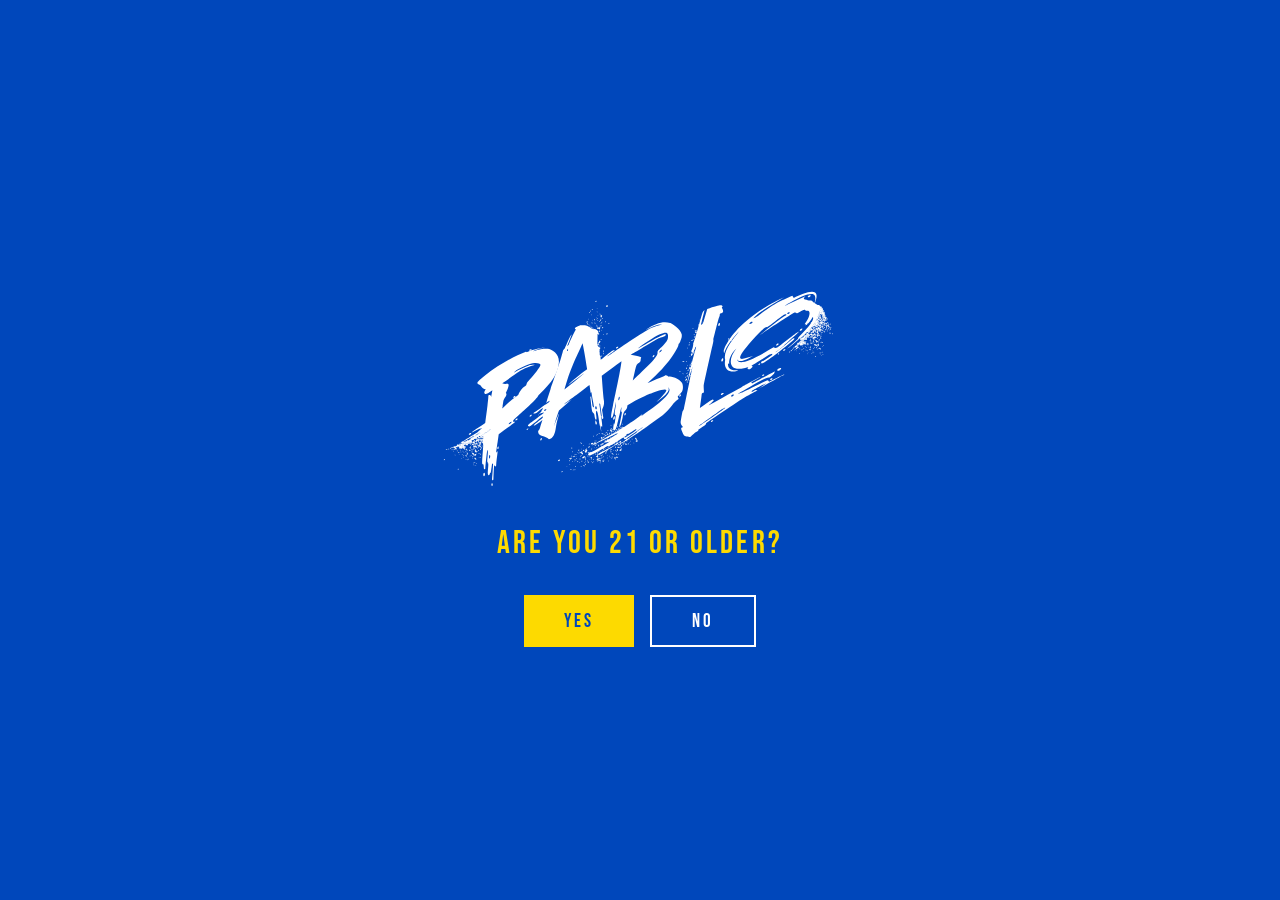
<file: index.html>
<!DOCTYPE html>
<html lang="en">
<head>
  <meta charset="UTF-8">
  <meta name="viewport" content="width=device-width, initial-scale=1.0">
  <title>PABLO — Fresh Frozen Cannabis</title>
  <meta name="description" content="Pablo uses a fresh-frozen extraction process that captures cannabis at its peak freshness. Premium cannabis for the New York adult-use market.">
  <link rel="icon" type="image/svg+xml" href="favicon.svg">
  <link rel="apple-touch-icon" href="apple-touch-icon.png?v=20260419b">
  <meta property="og:type" content="website">
  <meta property="og:title" content="PABLO — Fresh Frozen Cannabis">
  <meta property="og:description" content="Fresh frozen extraction. True-to-plant flavor. Premium cannabis for the New York adult-use market.">
  <meta property="og:image" content="https://buypablo.com/assets/images/pablo-logo-white-on-blue.png?v=20260419b">
  <meta property="og:url" content="https://buypablo.com">
  <meta name="twitter:card" content="summary_large_image">
  <meta name="twitter:title" content="PABLO — Fresh Frozen Cannabis">
  <meta name="twitter:description" content="Fresh frozen extraction. True-to-plant flavor. Premium cannabis for New York.">
  <meta name="twitter:image" content="https://buypablo.com/assets/images/pablo-logo-white-on-blue.png?v=20260419b">
  <meta name="theme-color" content="#0047BB">
  <link rel="stylesheet" href="styles.css?v=20260419b">
  <link rel="preconnect" href="https://fonts.googleapis.com">
  <link rel="preconnect" href="https://fonts.gstatic.com" crossorigin>
  <link href="https://fonts.googleapis.com/css2?family=Bebas+Neue&family=Space+Grotesk:wght@400;500;600;700&display=swap" rel="stylesheet">
</head>
<body>

  <!-- AGE GATE -->
  <div id="age-gate" class="age-gate">
    <div class="age-gate__inner">
      <img src="assets/images/pablo-logo.svg" alt="PABLO" class="age-gate__logo-img">
      <p class="age-gate__text">Are you 21 or older?</p>
      <div class="age-gate__buttons">
        <button class="btn btn--yellow" onclick="enterSite()">Yes</button>
        <button class="btn btn--outline" onclick="exitSite()">No</button>
      </div>
    </div>
  </div>

  <!-- SITE WRAPPER -->
  <div id="site" class="site" style="display:none;">

    <!-- NAV -->
    <nav class="nav">
      <a href="#" class="nav__logo"><img src="assets/images/pablo-logo.svg" alt="PABLO" class="nav__logo-img"></a>
      <div class="nav__links">
        <div class="nav__dropdown">
          <a href="live-resin.html">Live Resin</a>
          <div class="nav__dropdown-menu">
            <a href="live-resin.html#lineup">Runtz</a>
            <a href="live-resin.html#lineup">Sour Diesel</a>
            <a href="live-resin.html#lineup">Terp-Aid</a>
          </div>
        </div>
        <div class="nav__dropdown">
          <a href="flavors.html">Flavors</a>
          <div class="nav__dropdown-menu">
            <a href="flavors.html#menu">All 7 Flavors</a>
          </div>
        </div>
        <div class="nav__dropdown">
          <a>Contact</a>
          <div class="nav__dropdown-menu">
            <a href="contact-consumer.html">Consumer</a>
            <a href="contact-wholesale.html">Wholesale</a>
          </div>
        </div>
        <div class="nav__dropdown">
          <a href="experience.html">Experience</a>
          <div class="nav__dropdown-menu">
            <a href="experience.html#hardware">All Glass</a>
            <a href="experience.html#field">All Gas</a>
          </div>
        </div>
      </div>
      <button class="nav__menu" onclick="toggleMenu()" aria-label="Menu">
        <span></span><span></span>
      </button>
    </nav>

    <!-- MOBILE MENU -->
    <div id="mobile-menu" class="mobile-menu">
      <a href="live-resin.html">Live Resin</a>
      <a href="flavors.html">Flavors</a>
      <a href="contact-consumer.html">Consumer Contact</a>
      <a href="contact-wholesale.html">Wholesale Contact</a>
      <a href="experience.html">Experience</a>
    </div>

    <!-- HERO -->
    <section class="hero">
      <div class="hero__content">
        <h1 class="hero__headline">
          We <span class="text--yellow">Froze</span> the Field<br>
          and Put It in<br>
          Your Pocket.
        </h1>
        <p class="hero__sub">Fresh frozen cannabis. True-to-plant flavor. New York.</p>
        <a href="#products" class="btn btn--yellow">Explore Products</a>
      </div>
      <div class="hero__image">
        <div class="flavor-rotator flavor-rotator--hero">
          <img src="assets/images/pablo_aio_terp_taxi_ny.jpeg?v=20260419b" alt="Pablo Flavors AIO — Terp Taxi" class="flavor-rotator__img active">
          <img src="assets/images/pablo_aio_sundae_grapes_ny.jpeg?v=20260419b" alt="Pablo Flavors AIO — Sundae Grapes" class="flavor-rotator__img">
          <img src="assets/images/pablo_aio_mangonada_ny.jpeg?v=20260419b" alt="Pablo Flavors AIO — Mangonada" class="flavor-rotator__img">
          <img src="assets/images/pablo_aio_marmalade_ny.jpeg?v=20260419b" alt="Pablo Flavors AIO — Marmalade" class="flavor-rotator__img">
          <img src="assets/images/pablo_aio_pie_face_ny.jpeg?v=20260419b" alt="Pablo Flavors AIO — Pie Face" class="flavor-rotator__img">
          <img src="assets/images/pablo_aio_watermelon_gusher_ny.jpeg?v=20260419b" alt="Pablo Flavors AIO — Watermelon Gusher" class="flavor-rotator__img">
        </div>
      </div>
    </section>

    <!-- MARQUEE -->
    <div class="marquee">
      <div class="marquee__track">
        <span>All Glass. All Gas.</span>
        <span>Fresh Frozen</span>
        <span>7 Flavors</span>
        <span>True-to-Plant</span>
        <span>All Glass. All Gas.</span>
        <span>Fresh Frozen</span>
        <span>7 Flavors</span>
        <span>True-to-Plant</span>
      </div>
    </div>

    <!-- THE DIFFERENCE -->
    <section id="process" class="section section--blue">
      <div class="section__grid">
        <div class="section__col">
          <p class="section__label">The Process</p>
          <h2 class="section__heading">The Pablo <span class="text--yellow">Difference</span></h2>
          <p class="section__body">
            Pablo uses a fresh-frozen extraction process that captures cannabis
            at its peak freshness — locking in richer aromas, bolder flavors, and
            more potent effects. By flash freezing whole cannabis plants immediately
            after harvest, we deliver an authentic, true-to-plant experience that
            raises the bar on premium cannabis.
          </p>
        </div>
        <div class="section__col section__col--center">
          <img src="assets/images/brandbook_p13_img1_2017x2111.jpeg?v=20260419b" alt="Pablo Product Lineup" class="section__img section__img--large">
        </div>
      </div>
    </section>

    <!-- TWO LINES -->
    <section id="products" class="section section--white">
      <div class="products-grid products-grid--two" style="max-width:1000px;">

        <a href="live-resin.html" class="product-card product-card--link">
          <div class="product-card__img">
            <div class="flavor-rotator" data-speed="2800">
              <img src="assets/images/pablo_aio_live_resin_sour_diesel_ny.jpeg?v=20260419b" alt="Pablo Live Resin AIO — Sour Diesel" class="flavor-rotator__img active">
              <img src="assets/images/pablo_510_live_resin_sour_diesel_ny.jpeg?v=20260419b" alt="Pablo Live Resin 510 — Sour Diesel" class="flavor-rotator__img">
              <img src="assets/images/pablo_concentrate_live_resin_sour_diesel_ny.jpeg?v=20260419b" alt="Pablo Live Resin Concentrate — Sour Diesel" class="flavor-rotator__img">
            </div>
          </div>
          <h3 class="product-card__name">Fresh Frozen Live Resin</h3>
          <p class="product-card__desc">Fresh frozen whole plants. Nothing added, nothing removed. AIO vapes, 510 carts, and concentrates.</p>
          <p class="product-card__cta">Explore Live Resin &rarr;</p>
        </a>

        <a href="flavors.html" class="product-card product-card--link">
          <div class="product-card__img">
            <div class="flavor-rotator" data-speed="2200">

              <img src="assets/images/pablo_aio_sundae_grapes_ny.jpeg?v=20260419b" alt="Pablo Flavors — Sundae Grapes" class="flavor-rotator__img active">
              <img src="assets/images/pablo_aio_terp_taxi_ny.jpeg?v=20260419b" alt="Pablo Flavors — Terp Taxi" class="flavor-rotator__img">
              <img src="assets/images/pablo_aio_mangonada_ny.jpeg?v=20260419b" alt="Pablo Flavors — Mangonada" class="flavor-rotator__img">
              <img src="assets/images/pablo_aio_marmalade_ny.jpeg?v=20260419b" alt="Pablo Flavors — Marmalade" class="flavor-rotator__img">
              <img src="assets/images/pablo_aio_pie_face_ny.jpeg?v=20260419b" alt="Pablo Flavors — Pie Face" class="flavor-rotator__img">
              <img src="assets/images/pablo_aio_watermelon_gusher_ny.jpeg?v=20260419b" alt="Pablo Flavors — Watermelon Gusher" class="flavor-rotator__img">
            </div>
          </div>
          <h3 class="product-card__name">Pablo Flavors</h3>
          <p class="product-card__desc">Flavor-forward, high-potency cannabis concentrate. Seven flavors crafted with cannabis terpenes.</p>
          <p class="product-card__cta">Explore Flavors &rarr;</p>
        </a>

      </div>
    </section>

    <!-- FLAVOR BANDS PREVIEW -->
    <section class="section section--dark" style="padding-bottom:2rem;">
      <div style="text-align:center; margin-bottom:2rem;">
        <p class="section__label">The Menu</p>
        <h2 class="section__heading">Seven <span class="text--yellow">Flavors.</span></h2>
      </div>
      <div class="flavors-stack">
        <div class="flavor-band flavor-band--pineapple-marker">
          <span class="flavor-band__name">Pineapple Marker</span>
          <span class="flavor-band__type">Sativa Hybrid</span>
        </div>
        <div class="flavor-band flavor-band--sunday-grape">
          <span class="flavor-band__name">Sunday Grape</span>
          <span class="flavor-band__type">Indica Hybrid</span>
        </div>
        <div class="flavor-band flavor-band--terp-taxi">
          <span class="flavor-band__name">Terp Taxi</span>
          <span class="flavor-band__type">Sativa</span>
        </div>
        <div class="flavor-band flavor-band--mangonada">
          <span class="flavor-band__name">Mangonada</span>
          <span class="flavor-band__type">Sativa Hybrid</span>
        </div>
        <div class="flavor-band flavor-band--marmalade">
          <span class="flavor-band__name">Marmalade</span>
          <span class="flavor-band__type">Hybrid</span>
        </div>
        <div class="flavor-band flavor-band--pie-face">
          <span class="flavor-band__name">Pie Face</span>
          <span class="flavor-band__type">Indica Hybrid</span>
        </div>
        <div class="flavor-band flavor-band--watermelon-gusher">
          <span class="flavor-band__name">Watermelon Gusher</span>
          <span class="flavor-band__type">Indica</span>
        </div>
      </div>
      <p style="text-align:center; margin-top:2rem; margin-bottom:1rem;"><a href="flavors.html" class="btn btn--yellow">Explore All Flavors</a></p>
    </section>

    <!-- COMING SOON -->
    <section class="section section--blue" style="text-align:center;">
      <p class="section__label">Coming Soon</p>
      <h2 class="section__heading">Prerolls. Gummies. <span class="text--yellow">More.</span></h2>
      <p class="section__body" style="margin:0 auto; text-align:center; max-width:500px;">New formats dropping soon. Same quality. Stay tuned.</p>
    </section>

    <!-- FEATURES STRIP -->
    <section class="section section--yellow">
      <div class="features-strip">
        <div class="feature">
          <h3>TerpSafe</h3>
          <p>All-glass tank preserves every terpene</p>
        </div>
        <div class="feature">
          <h3>Fresh Frozen</h3>
          <p>Flash frozen at harvest for peak potency</p>
        </div>
        <div class="feature">
          <h3>Lab Tested</h3>
          <p>Third party tested for quality, purity &amp; safety</p>
        </div>
        <div class="feature">
          <h3>No Clog</h3>
          <p>Never-fail hardware, every time</p>
        </div>
      </div>
    </section>

    <!-- CONTACT CTA -->
    <section class="section section--blue">
      <div class="section__grid">
        <div class="section__col">
          <p class="section__label">Get In Touch</p>
          <h2 class="section__heading">Find <span class="text--yellow">Pablo</span></h2>
          <p class="section__body" style="margin-bottom:2rem;">Available at select licensed dispensaries across New York.</p>
          <div style="display:flex; gap:1rem; flex-wrap:wrap;">
            <a href="contact-consumer.html" class="btn btn--yellow">I'm a Consumer</a>
            <a href="contact-wholesale.html" class="btn btn--outline">I'm a Retailer</a>
          </div>
        </div>
        <div class="section__col section__col--center">
          <img src="assets/images/pablo-dispensary-interior.jpeg?v=20260419b" alt="Pablo Authentic Dispensary — retail display with Live Resin and Flavors" class="section__img" style="border-radius:8px;">
        </div>
      </div>
    </section>

    <!-- FOOTER -->
    <footer class="footer">
      <div class="footer__inner">
        <div class="footer__brand">
          <span class="footer__logo">PABLO</span>
          <p class="footer__tagline">Fresh Frozen Cannabis</p>
        </div>
        <div class="footer__links">
          <a href="live-resin.html">Live Resin</a>
          <a href="flavors.html">Flavors</a>
          <a href="contact-consumer.html">Consumer</a>
          <a href="contact-wholesale.html">Wholesale</a>
        </div>
        <div class="footer__legal">
          <p>For use only by persons 21 years of age and older.</p>
          <p>PABLO &middot; New York, NY</p>
          <p>&copy; 2026 PABLO. All rights reserved.</p>
        </div>
      </div>
    </footer>

  </div>

  <script>
    function enterSite() {
      document.getElementById('age-gate').style.display = 'none';
      document.getElementById('site').style.display = 'block';
    }
    function exitSite() {
      window.location.href = 'https://google.com';
    }
    function toggleMenu() {
      document.getElementById('mobile-menu').classList.toggle('mobile-menu--open');
      document.querySelector('.nav__menu').classList.toggle('nav__menu--open');
    }
    // Nav scroll background
    const nav = document.querySelector('.nav');
    window.addEventListener('scroll', () => {
      nav.classList.toggle('nav--scrolled', window.scrollY > 60);
    }, { passive: true });

    // Smooth scroll
    document.querySelectorAll('a[href^="#"]').forEach(a => {
      a.addEventListener('click', e => {
        e.preventDefault();
        const target = document.querySelector(a.getAttribute('href'));
        if (target) target.scrollIntoView({ behavior: 'smooth' });
      });
    });

    // Flavor image rotation
    // Hero: spins fast then settles into rhythm
    // Product cards: steady rotation with slight offsets
    document.querySelectorAll('.flavor-rotator').forEach(rotator => {
      const imgs = rotator.querySelectorAll('.flavor-rotator__img');
      if (imgs.length < 2) return;
      let current = 0;
      const isHero = rotator.classList.contains('flavor-rotator--hero');

      function advance() {
        imgs[current].classList.remove('active');
        current = (current + 1) % imgs.length;
        imgs[current].classList.add('active');
      }

      if (isHero) {
        // Fast spin that decelerates into a slow rhythm
        const delays = [150, 180, 220, 280, 360, 480, 650, 900, 1200, 1600, 2000, 2400, 2800, 3200];
        let step = 0;
        function heroSpin() {
          advance();
          const delay = step < delays.length ? delays[step] : 3500;
          step++;
          if (step <= delays.length) {
            setTimeout(heroSpin, delay);
          } else {
            // Settled — now cruise at steady rhythm with a pause-breathe pattern
            setInterval(() => {
              advance();
            }, 3500);
          }
        }
        setTimeout(heroSpin, 800); // slight delay after page load
      } else {
        // Product cards: steady rotation
        const speed = parseInt(rotator.dataset.speed) || 2000;
        setInterval(advance, speed);
      }
    });

    // Scroll-triggered animations
    const observer = new IntersectionObserver((entries) => {
      entries.forEach(entry => {
        if (entry.isIntersecting) {
          entry.target.classList.add('visible');
          // For container elements, also trigger children (flavor bands start
          // at translateX(-100%) so their own bounding rects never intersect)
          entry.target.querySelectorAll('.flavor-band').forEach(band => {
            band.classList.add('visible');
          });
        }
      });
    }, { threshold: 0.1, rootMargin: '0px 0px -5% 0px' });

    document.querySelectorAll(
      '.product-card, .flavors-stack, .section__heading, .section__label, .section__body, .section__img, .section__col--center img, .features-strip .feature, .fade-up'
    ).forEach(el => observer.observe(el));
  </script>

</body>
</html>
</file>
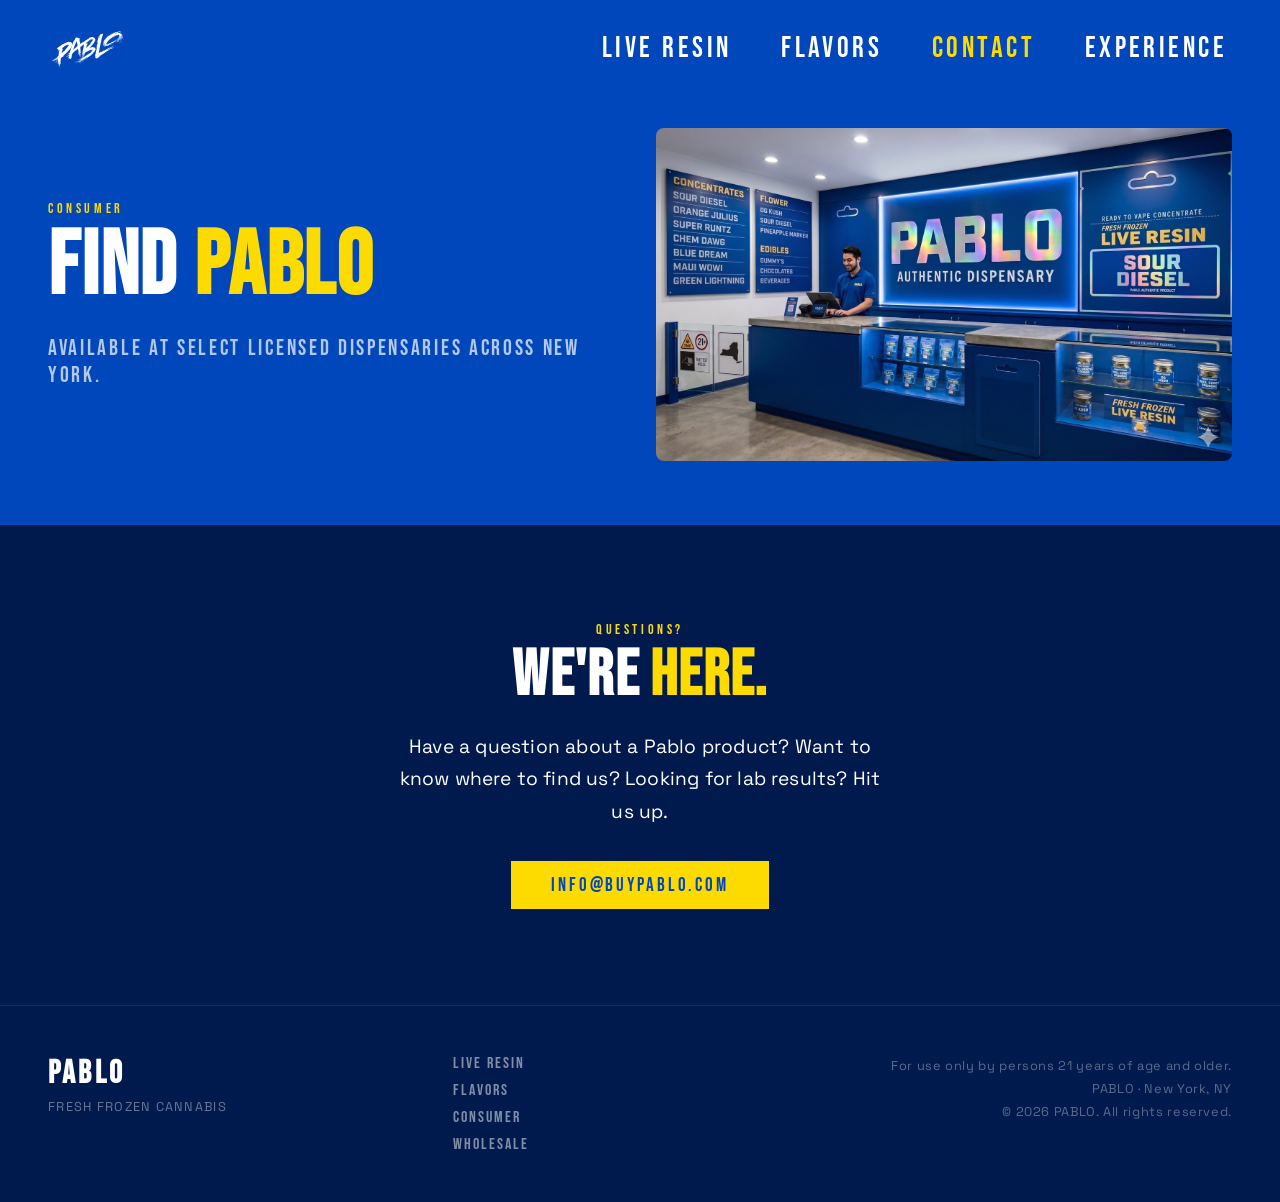
<file: contact-consumer.html>
<!DOCTYPE html>
<html lang="en">
<head>
  <meta charset="UTF-8">
  <meta name="viewport" content="width=device-width, initial-scale=1.0">
  <title>PABLO — Consumer Contact</title>
  <meta name="description" content="Questions about Pablo products? Find us at a dispensary near you or get in touch.">
  <link rel="icon" type="image/svg+xml" href="favicon.svg">
  <link rel="apple-touch-icon" href="apple-touch-icon.png?v=20260419b">
  <meta name="theme-color" content="#0047BB">
  <link rel="stylesheet" href="styles.css?v=20260419b">
  <link rel="preconnect" href="https://fonts.googleapis.com">
  <link rel="preconnect" href="https://fonts.gstatic.com" crossorigin>
  <link href="https://fonts.googleapis.com/css2?family=Bebas+Neue&family=Space+Grotesk:wght@400;500;600;700&display=swap" rel="stylesheet">
</head>
<body>

  <div id="site" class="site">

    <!-- NAV -->
    <nav class="nav">
      <a href="index.html" class="nav__logo"><img src="assets/images/pablo-logo.svg" alt="PABLO" class="nav__logo-img"></a>
      <div class="nav__links">
        <div class="nav__dropdown">
          <a href="live-resin.html">Live Resin</a>
          <div class="nav__dropdown-menu">
            <a href="live-resin.html#lineup">Runtz</a>
            <a href="live-resin.html#lineup">Sour Diesel</a>
            <a href="live-resin.html#lineup">Terp-Aid</a>
          </div>
        </div>
        <div class="nav__dropdown">
          <a href="flavors.html">Flavors</a>
          <div class="nav__dropdown-menu">
            <a href="flavors.html#menu">All 7 Flavors</a>
          </div>
        </div>
        <div class="nav__dropdown">
          <a class="nav__link--active">Contact</a>
          <div class="nav__dropdown-menu">
            <a href="contact-consumer.html">Consumer</a>
            <a href="contact-wholesale.html">Wholesale</a>
          </div>
        </div>
        <div class="nav__dropdown">
          <a href="experience.html">Experience</a>
          <div class="nav__dropdown-menu">
            <a href="experience.html#hardware">All Glass</a>
            <a href="experience.html#field">All Gas</a>
          </div>
        </div>
      </div>
      <button class="nav__menu" onclick="toggleMenu()" aria-label="Menu">
        <span></span><span></span>
      </button>
    </nav>

    <div id="mobile-menu" class="mobile-menu">
      <a href="live-resin.html">Live Resin</a>
      <a href="flavors.html">Flavors</a>
      <a href="contact-consumer.html" onclick="toggleMenu()">Consumer Contact</a>
      <a href="contact-wholesale.html" onclick="toggleMenu()">Wholesale Contact</a>
      <a href="experience.html">Experience</a>
    </div>

    <!-- HERO -->
    <section class="hero" style="min-height:auto; padding-top:clamp(5rem, 10vw, 8rem); padding-bottom:clamp(2rem, 5vw, 4rem);">
      <div class="hero__content">
        <p class="hero__label">Consumer</p>
        <h1 class="hero__headline">
          Find <span class="text--yellow">Pablo</span>
        </h1>
        <p class="hero__sub">Available at select licensed dispensaries across New York.</p>
      </div>
      <div class="hero__image" style="display:flex; align-items:center; justify-content:center;">
        <img src="assets/images/pablo-dispensary-interior.jpeg?v=20260419b" alt="Pablo Authentic Dispensary" style="max-height:50vh; width:auto; max-width:100%; object-fit:cover; border-radius:8px;">
      </div>
    </section>

    <!-- CONTACT INFO -->
    <section class="section section--dark" style="text-align:center;">
      <p class="section__label">Questions?</p>
      <h2 class="section__heading">We're <span class="text--yellow">Here.</span></h2>
      <p class="section__body" style="margin:0 auto 2rem; text-align:center; max-width:500px;">
        Have a question about a Pablo product? Want to know where to find us? Looking for lab results? Hit us up.
      </p>
      <a href="mailto:info@buypablo.com" class="btn btn--yellow">info@buypablo.com</a>
    </section>

    <!-- FOOTER -->
    <footer class="footer">
      <div class="footer__inner">
        <div class="footer__brand">
          <span class="footer__logo">PABLO</span>
          <p class="footer__tagline">Fresh Frozen Cannabis</p>
        </div>
        <div class="footer__links">
          <a href="live-resin.html">Live Resin</a>
          <a href="flavors.html">Flavors</a>
          <a href="contact-consumer.html">Consumer</a>
          <a href="contact-wholesale.html">Wholesale</a>
        </div>
        <div class="footer__legal">
          <p>For use only by persons 21 years of age and older.</p>
          <p>PABLO &middot; New York, NY</p>
          <p>&copy; 2026 PABLO. All rights reserved.</p>
        </div>
      </div>
    </footer>

  </div>

  <script>
    function toggleMenu() {
      document.getElementById('mobile-menu').classList.toggle('mobile-menu--open');
      document.querySelector('.nav__menu').classList.toggle('nav__menu--open');
    }

    // Nav scroll background
    const nav = document.querySelector('.nav');
    window.addEventListener('scroll', () => {
      nav.classList.toggle('nav--scrolled', window.scrollY > 60);
    }, { passive: true });

    const observer = new IntersectionObserver((entries) => {
      entries.forEach(entry => { if (entry.isIntersecting) entry.target.classList.add('visible'); });
    }, { threshold: 0.15, rootMargin: '0px 0px -8% 0px' });
    document.querySelectorAll('.section__heading, .section__label, .section__body, .section__img, .fade-up').forEach(el => observer.observe(el));
  </script>

</body>
</html>
</file>
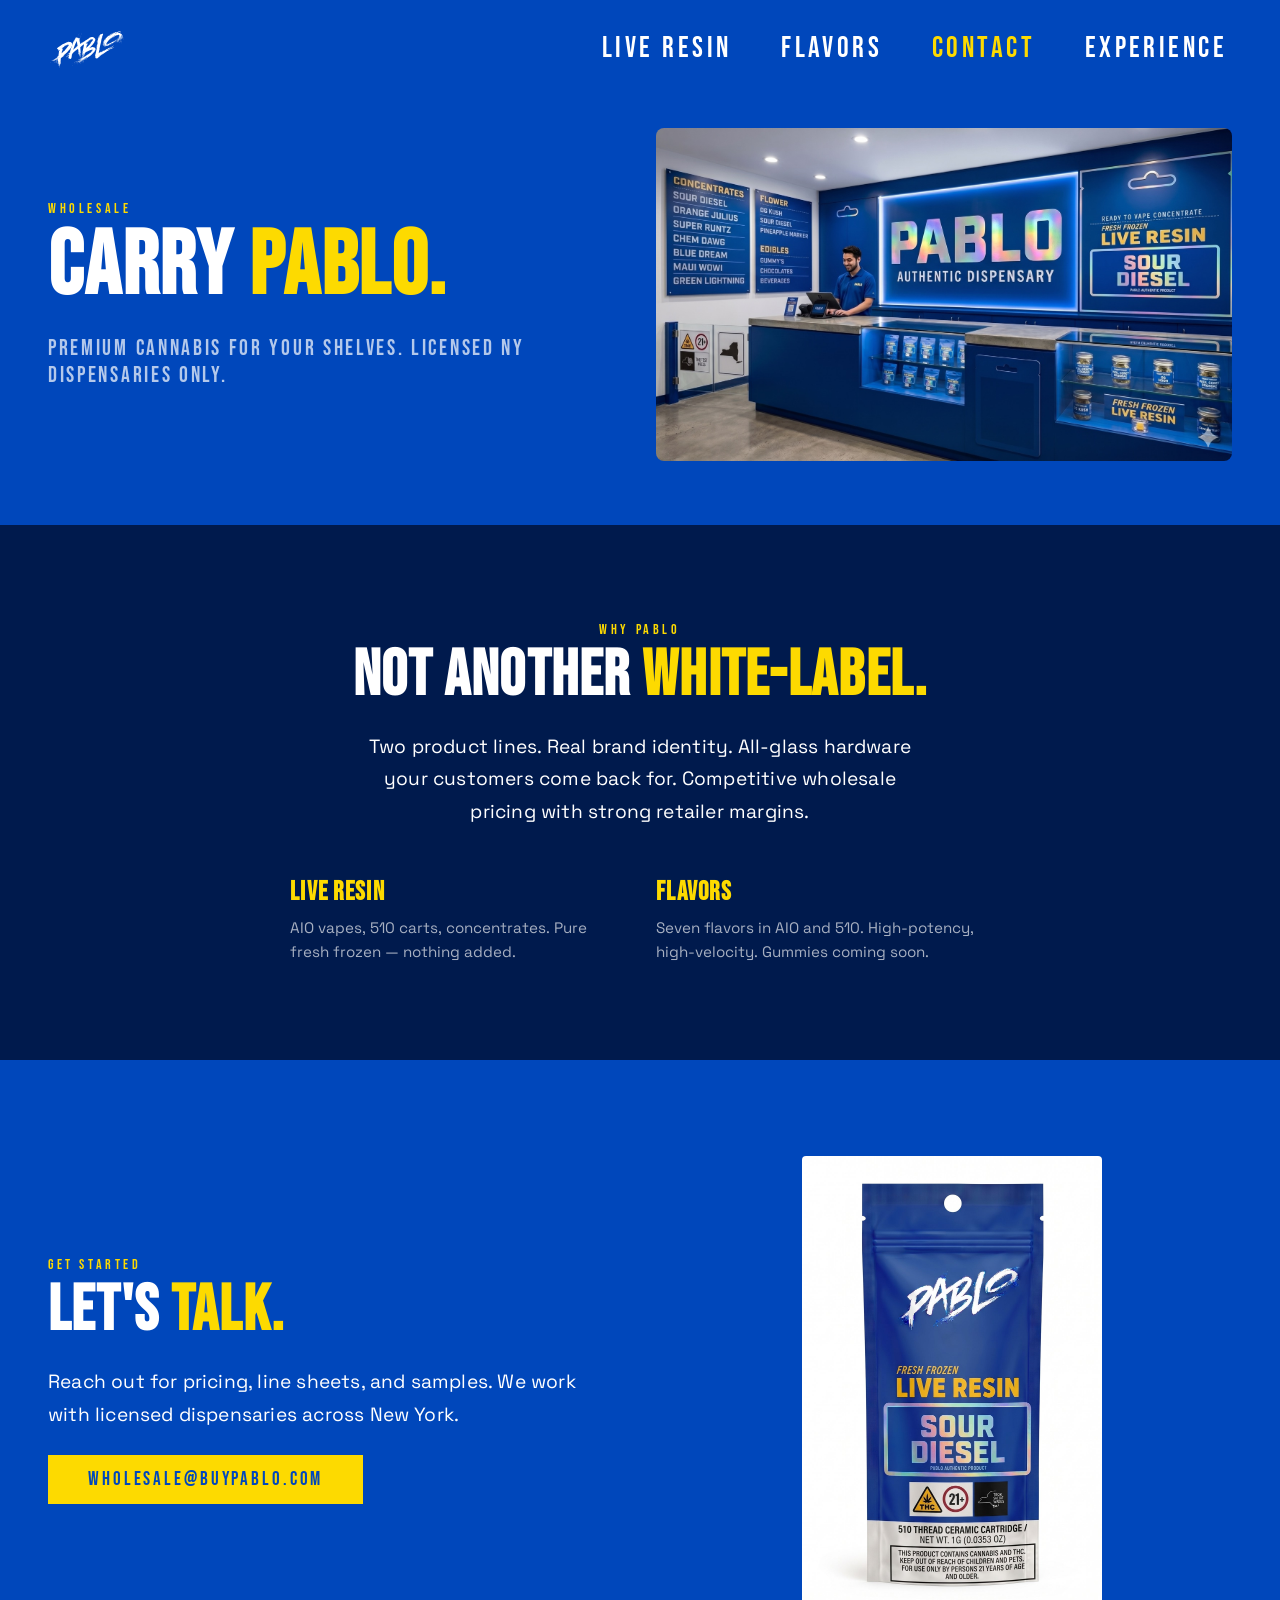
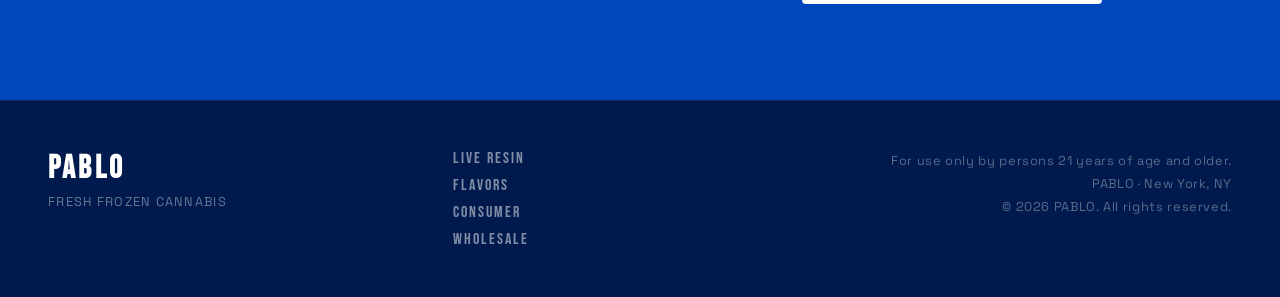
<file: contact-wholesale.html>
<!DOCTYPE html>
<html lang="en">
<head>
  <meta charset="UTF-8">
  <meta name="viewport" content="width=device-width, initial-scale=1.0">
  <title>PABLO — Wholesale</title>
  <meta name="description" content="Carry Pablo at your dispensary. Wholesale inquiries for licensed New York retailers.">
  <link rel="icon" type="image/svg+xml" href="favicon.svg">
  <link rel="apple-touch-icon" href="apple-touch-icon.png?v=20260419b">
  <meta name="theme-color" content="#0047BB">
  <link rel="stylesheet" href="styles.css?v=20260419b">
  <link rel="preconnect" href="https://fonts.googleapis.com">
  <link rel="preconnect" href="https://fonts.gstatic.com" crossorigin>
  <link href="https://fonts.googleapis.com/css2?family=Bebas+Neue&family=Space+Grotesk:wght@400;500;600;700&display=swap" rel="stylesheet">
</head>
<body>

  <div id="site" class="site">

    <!-- NAV -->
    <nav class="nav">
      <a href="index.html" class="nav__logo"><img src="assets/images/pablo-logo.svg" alt="PABLO" class="nav__logo-img"></a>
      <div class="nav__links">
        <div class="nav__dropdown">
          <a href="live-resin.html">Live Resin</a>
          <div class="nav__dropdown-menu">
            <a href="live-resin.html#lineup">Runtz</a>
            <a href="live-resin.html#lineup">Sour Diesel</a>
            <a href="live-resin.html#lineup">Terp-Aid</a>
          </div>
        </div>
        <div class="nav__dropdown">
          <a href="flavors.html">Flavors</a>
          <div class="nav__dropdown-menu">
            <a href="flavors.html#menu">All 7 Flavors</a>
          </div>
        </div>
        <div class="nav__dropdown">
          <a class="nav__link--active">Contact</a>
          <div class="nav__dropdown-menu">
            <a href="contact-consumer.html">Consumer</a>
            <a href="contact-wholesale.html">Wholesale</a>
          </div>
        </div>
        <div class="nav__dropdown">
          <a href="experience.html">Experience</a>
          <div class="nav__dropdown-menu">
            <a href="experience.html#hardware">All Glass</a>
            <a href="experience.html#field">All Gas</a>
          </div>
        </div>
      </div>
      <button class="nav__menu" onclick="toggleMenu()" aria-label="Menu">
        <span></span><span></span>
      </button>
    </nav>

    <div id="mobile-menu" class="mobile-menu">
      <a href="live-resin.html">Live Resin</a>
      <a href="flavors.html">Flavors</a>
      <a href="contact-consumer.html" onclick="toggleMenu()">Consumer Contact</a>
      <a href="contact-wholesale.html" onclick="toggleMenu()">Wholesale Contact</a>
      <a href="experience.html">Experience</a>
    </div>

    <!-- HERO -->
    <section class="hero" style="min-height:auto; padding-top:clamp(5rem, 10vw, 8rem); padding-bottom:clamp(2rem, 5vw, 4rem);">
      <div class="hero__content">
        <p class="hero__label">Wholesale</p>
        <h1 class="hero__headline">
          Carry <span class="text--yellow">Pablo.</span>
        </h1>
        <p class="hero__sub">Premium cannabis for your shelves. Licensed NY dispensaries only.</p>
      </div>
      <div class="hero__image" style="display:flex; align-items:center; justify-content:center;">
        <img src="assets/images/pablo-dispensary-interior.jpeg?v=20260419b" alt="Pablo Authentic Dispensary" style="max-height:50vh; width:auto; max-width:100%; object-fit:cover; border-radius:8px;">
      </div>
    </section>

    <!-- THE OFFER -->
    <section class="section section--dark" style="text-align:center;">
      <p class="section__label">Why Pablo</p>
      <h2 class="section__heading">Not Another <span class="text--yellow">White-Label.</span></h2>
      <p class="section__body" style="margin:0 auto 3rem; text-align:center; max-width:560px;">
        Two product lines. Real brand identity. All-glass hardware your customers come back for.
        Competitive wholesale pricing with strong retailer margins.
      </p>
      <div style="display:grid; grid-template-columns:repeat(auto-fit, minmax(280px, 1fr)); gap:2rem; max-width:700px; margin:0 auto; text-align:left;">
        <div>
          <h3 style="font-size:1.6rem; letter-spacing:0.05em; text-transform:uppercase; color:var(--yellow); margin-bottom:0.5rem;">Live Resin</h3>
          <p style="font-family:'Space Grotesk',sans-serif; font-size:0.95rem; line-height:1.6; opacity:0.65;">
            AIO vapes, 510 carts, concentrates. Pure fresh frozen — nothing added.
          </p>
        </div>
        <div>
          <h3 style="font-size:1.6rem; letter-spacing:0.05em; text-transform:uppercase; color:var(--yellow); margin-bottom:0.5rem;">Flavors</h3>
          <p style="font-family:'Space Grotesk',sans-serif; font-size:0.95rem; line-height:1.6; opacity:0.65;">
            Seven flavors in AIO and 510. High-potency, high-velocity. Gummies coming soon.
          </p>
        </div>
      </div>
    </section>

    <!-- CTA -->
    <section class="section section--blue">
      <div class="section__grid">
        <div class="section__col">
          <p class="section__label">Get Started</p>
          <h2 class="section__heading">Let's <span class="text--yellow">Talk.</span></h2>
          <p class="section__body">
            Reach out for pricing, line sheets, and samples.
            We work with licensed dispensaries across New York.
          </p>
          <a href="mailto:wholesale@buypablo.com" class="btn btn--yellow" style="margin-top:1.5rem;">wholesale@buypablo.com</a>
        </div>
        <div class="section__col section__col--center">
          <img src="assets/images/pablo_510_live_resin_sour_diesel_ny.jpeg?v=20260419b" alt="Pablo Live Resin AIO" class="section__img" style="max-width:300px;">
        </div>
      </div>
    </section>

    <!-- FOOTER -->
    <footer class="footer">
      <div class="footer__inner">
        <div class="footer__brand">
          <span class="footer__logo">PABLO</span>
          <p class="footer__tagline">Fresh Frozen Cannabis</p>
        </div>
        <div class="footer__links">
          <a href="live-resin.html">Live Resin</a>
          <a href="flavors.html">Flavors</a>
          <a href="contact-consumer.html">Consumer</a>
          <a href="contact-wholesale.html">Wholesale</a>
        </div>
        <div class="footer__legal">
          <p>For use only by persons 21 years of age and older.</p>
          <p>PABLO &middot; New York, NY</p>
          <p>&copy; 2026 PABLO. All rights reserved.</p>
        </div>
      </div>
    </footer>

  </div>

  <script>
    function toggleMenu() {
      document.getElementById('mobile-menu').classList.toggle('mobile-menu--open');
      document.querySelector('.nav__menu').classList.toggle('nav__menu--open');
    }

    // Nav scroll background
    const nav = document.querySelector('.nav');
    window.addEventListener('scroll', () => {
      nav.classList.toggle('nav--scrolled', window.scrollY > 60);
    }, { passive: true });

    const observer = new IntersectionObserver((entries) => {
      entries.forEach(entry => { if (entry.isIntersecting) entry.target.classList.add('visible'); });
    }, { threshold: 0.15, rootMargin: '0px 0px -8% 0px' });
    document.querySelectorAll('.section__heading, .section__label, .section__body, .section__img, .section__col--center img, .fade-up').forEach(el => observer.observe(el));
  </script>

</body>
</html>
</file>
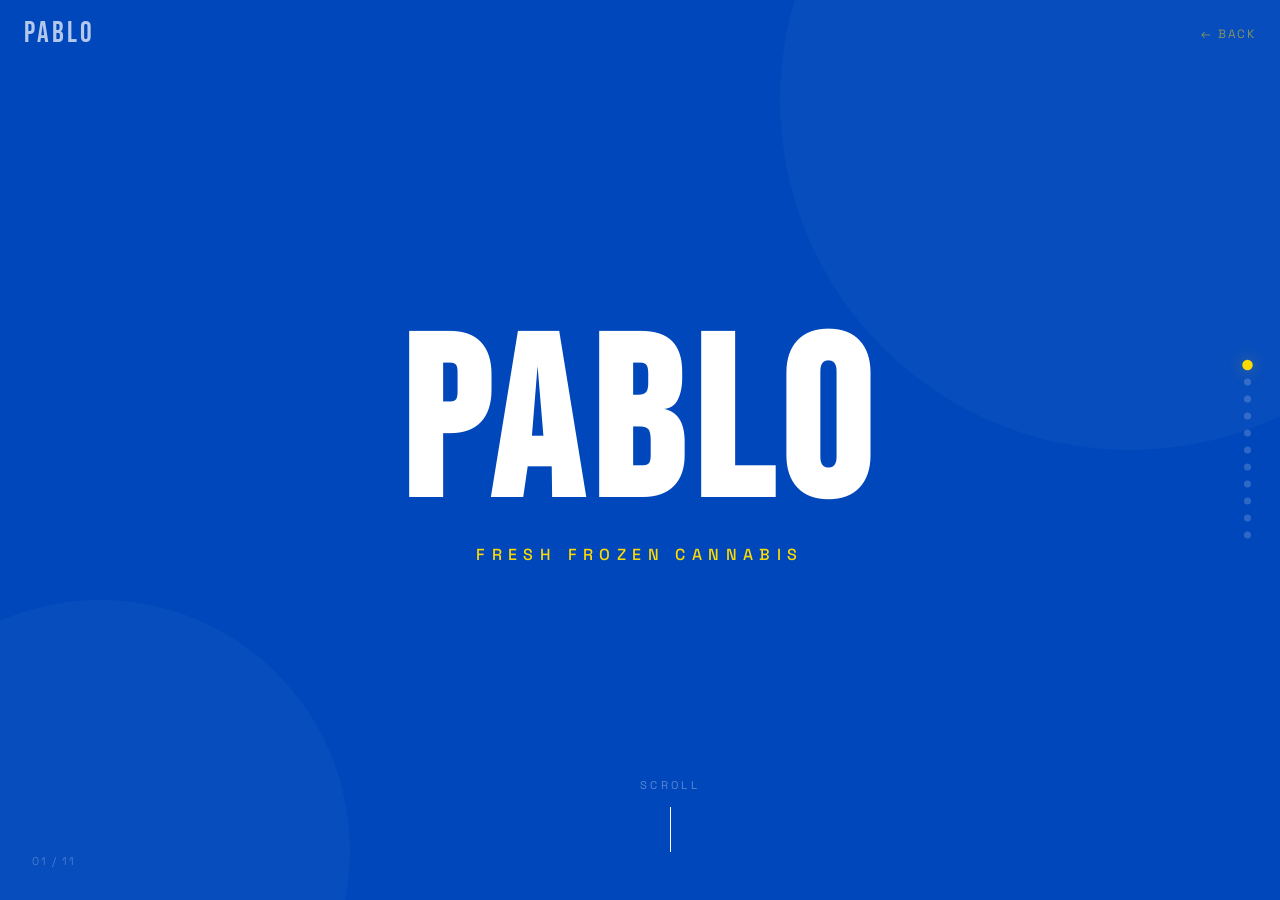
<file: experience.html>
<!DOCTYPE html>
<html lang="en">
<head>
  <meta charset="UTF-8">
  <meta name="viewport" content="width=device-width, initial-scale=1.0">
  <title>PABLO — The Experience</title>
  <meta name="description" content="Experience PABLO — fresh frozen cannabis at its peak. Seven flavors, all-glass hardware, pure live resin.">
  <link rel="icon" type="image/svg+xml" href="favicon.svg">
  <link rel="apple-touch-icon" href="apple-touch-icon.png?v=20260419b">
  <meta property="og:title" content="PABLO — The Experience">
  <meta property="og:description" content="Fresh frozen cannabis at its peak. Seven flavors, all-glass hardware, pure live resin.">
  <meta property="og:image" content="https://buypablo.com/assets/images/pablo-logo-white-on-blue.png?v=20260419b">
  <meta name="theme-color" content="#0047BB">
  <link rel="preconnect" href="https://fonts.googleapis.com">
  <link rel="preconnect" href="https://fonts.gstatic.com" crossorigin>
  <link href="https://fonts.googleapis.com/css2?family=Bebas+Neue&family=Space+Grotesk:wght@400;500;600;700&display=swap" rel="stylesheet">
  <style>
    :root {
      --blue: #0047BB;
      --yellow: #FDDA00;
      --white: #FFFFFF;
      --dark: #001A4D;
    }

    *, *::before, *::after { margin: 0; padding: 0; box-sizing: border-box; }
    html { -webkit-font-smoothing: antialiased; -moz-osx-font-smoothing: grayscale; }

    body {
      font-family: 'Bebas Neue', 'Impact', 'Arial Black', sans-serif;
      background: var(--dark);
      color: var(--white);
      overflow: hidden;
      height: 100dvh;
      height: 100vh; /* fallback for older browsers */
    }

    @supports (height: 100dvh) {
      body { height: 100dvh; }
    }

    /* ── Film ── */
    .film {
      height: 100dvh;
      height: 100vh;
      overflow-y: auto;
      scroll-snap-type: y mandatory;
      scroll-behavior: smooth;
      -webkit-overflow-scrolling: touch;
    }

    @supports (height: 100dvh) {
      .film { height: 100dvh; }
    }

    /* ── Scene ── */
    .scene {
      height: 100dvh;
      min-height: 100dvh;
      height: 100vh;
      min-height: 100vh;
      scroll-snap-align: start;
      scroll-snap-stop: normal;
      display: flex;
      align-items: center;
      justify-content: center;
      position: relative;
      overflow: hidden;
    }

    .scene__inner {
      max-width: 1100px;
      width: 100%;
      padding: 3rem;
      position: relative;
      z-index: 2;
    }

    .scene__split {
      display: grid;
      grid-template-columns: 1fr 1fr;
      gap: 5rem;
      align-items: center;
    }

    /* ── Typography Hierarchy ──
       Three levels only. No counter. No label+counter combos.
       1. Label (category) → small yellow caps, wide tracking
       2. Heading (star)   → massive, dominant
       3. Body (support)   → Space Grotesk, readable
    */

    .scene__label {
      font-family: 'Space Grotesk', sans-serif;
      font-size: 0.7rem;
      font-weight: 600;
      letter-spacing: 0.35em;
      text-transform: uppercase;
      color: var(--yellow);
      margin-bottom: 1.2rem;
    }

    .scene__heading {
      font-size: clamp(2.8rem, 5.5vw, 5rem);
      line-height: 0.92;
      text-transform: uppercase;
      letter-spacing: 0.02em;
    }

    .scene__body {
      font-family: 'Space Grotesk', 'Helvetica Neue', Arial, sans-serif;
      font-size: 1.05rem;
      line-height: 1.75;
      opacity: 0.7;
      max-width: 440px;
      margin-top: 1.8rem;
    }

    .text--yellow { color: var(--yellow); }

    /* ── Backgrounds ── */
    .scene--blue { background: var(--blue); }
    .scene--dark { background: var(--dark); }
    .scene--white { background: var(--white); color: var(--dark); }
    .scene--white .scene__label { color: var(--blue); opacity: 0.6; }
    .scene--yellow { background: var(--yellow); color: var(--blue); }

    .scene--image { background-size: cover; background-position: center; }
    .scene--image::before {
      content: '';
      position: absolute;
      inset: 0;
      z-index: 1;
    }
    .overlay-dark::before { background: rgba(0, 26, 77, 0.78); }

    .parallax-bg {
      position: absolute;
      inset: -20%;
      background-size: cover;
      background-position: center;
      z-index: 0;
      will-change: transform;
    }

    /* ── Reveal System ── */
    .r {
      opacity: 0;
      transform: translateY(40px);
      transition: opacity 0.9s cubic-bezier(0.16, 1, 0.3, 1),
                  transform 1.1s cubic-bezier(0.16, 1, 0.3, 1);
    }
    .r--left { transform: translateX(-50px); }
    .r--right { transform: translateX(50px); }
    .r--scale { transform: scale(0.88); }

    .scene.in-view .r {
      opacity: 1;
      transform: none;
    }

    .scene.in-view .r.d1 { transition-delay: 0.15s; }
    .scene.in-view .r.d2 { transition-delay: 0.35s; }
    .scene.in-view .r.d3 { transition-delay: 0.55s; }
    .scene.in-view .r.d4 { transition-delay: 0.7s; }
    .scene.in-view .r.d5 { transition-delay: 0.85s; }
    .scene.in-view .r.d6 { transition-delay: 1.0s; }
    .scene.in-view .r.d7 { transition-delay: 1.15s; }
    .scene.in-view .r.d8 { transition-delay: 1.3s; }
    .scene.in-view .r.d9 { transition-delay: 1.45s; }

    /* ── 01: Title ── */
    .title-logo {
      font-size: clamp(5rem, 18vw, 14rem);
      font-weight: 700;
      letter-spacing: 0.05em;
      line-height: 0.85;
      text-align: center;
    }

    .title-tagline {
      font-family: 'Space Grotesk', sans-serif;
      font-size: clamp(0.75rem, 1.5vw, 1rem);
      font-weight: 500;
      letter-spacing: 0.4em;
      text-transform: uppercase;
      color: var(--yellow);
      text-align: center;
      margin-top: 1.2rem;
    }

    .title-scroll {
      position: absolute;
      bottom: 3rem;
      left: 50%;
      transform: translateX(-50%);
      text-align: center;
      z-index: 2;
    }

    .title-scroll__text {
      font-family: 'Space Grotesk', sans-serif;
      font-size: 0.7rem;
      letter-spacing: 0.3em;
      text-transform: uppercase;
      opacity: 0.35;
    }

    .title-scroll__line {
      width: 1px;
      height: 45px;
      background: var(--white);
      margin: 0.8rem auto 0;
      animation: pulse 2.5s ease-in-out infinite;
      transform-origin: top;
    }

    @keyframes pulse {
      0%, 100% { opacity: 0.12; transform: scaleY(0.4); }
      50% { opacity: 0.5; transform: scaleY(1); }
    }

    .scene--title::before,
    .scene--title::after {
      content: '';
      position: absolute;
      border-radius: 50%;
      background: rgba(255, 255, 255, 0.03);
      z-index: 0;
    }
    .scene--title::before {
      width: 700px; height: 700px;
      top: -250px; right: -200px;
      animation: orb 12s ease-in-out infinite alternate;
    }
    .scene--title::after {
      width: 500px; height: 500px;
      bottom: -200px; left: -150px;
      animation: orb 12s ease-in-out infinite alternate-reverse;
    }
    @keyframes orb {
      from { transform: translate(0, 0) scale(1); }
      to { transform: translate(40px, -30px) scale(1.15); }
    }

    /* ── Statement ── */
    .statement {
      text-align: center;
      padding: 3rem;
    }

    .statement__text {
      font-size: clamp(3.5rem, 10vw, 9rem);
      line-height: 0.88;
      text-transform: uppercase;
      letter-spacing: 0.02em;
    }

    .statement__sub {
      font-family: 'Space Grotesk', sans-serif;
      font-size: clamp(0.75rem, 1.2vw, 0.95rem);
      letter-spacing: 0.25em;
      text-transform: uppercase;
      margin-top: 2.5rem;
      opacity: 0.35;
    }

    /* ── Feature List ── */
    .feature-list {
      list-style: none;
      margin-top: 2rem;
    }

    .feature-list li {
      padding: 0.75rem 0;
      border-bottom: 1px solid rgba(0, 71, 187, 0.08);
      font-family: 'Space Grotesk', sans-serif;
      font-size: 0.85rem;
      font-weight: 500;
      letter-spacing: 0.12em;
      text-transform: uppercase;
      color: var(--blue);
    }

    .feature-list .dot {
      display: inline-block;
      width: 6px;
      height: 6px;
      border-radius: 50%;
      background: var(--yellow);
      margin-right: 12px;
      vertical-align: middle;
    }

    /* ── Flavor Cascade ── */
    .flavor-cascade { display: flex; flex-direction: column; width: 100%; }

    .flavor-bar {
      padding: 1.5rem 2.5rem;
      font-size: clamp(1.3rem, 2.8vw, 2.2rem);
      letter-spacing: 0.1em;
      text-transform: uppercase;
      display: flex;
      justify-content: space-between;
      align-items: center;
    }

    .flavor-bar__type {
      font-family: 'Space Grotesk', sans-serif;
      font-size: 0.7rem;
      font-weight: 600;
      letter-spacing: 0.2em;
      opacity: 0.6;
    }

    /* ── Product ── */
    .product-img {
      max-height: 60vh;
      width: auto;
      max-width: 280px;
      object-fit: contain;
      filter: drop-shadow(0 15px 50px rgba(0, 0, 0, 0.25));
      display: block;
      margin: 0 auto;
    }

    /* ── Dispensary ── */
    .dispensary-bg {
      background-image: url('assets/images/pablo-dispensary-interior.jpeg?v=20260419b');
    }

    /* ── Progress ── */
    .progress {
      position: fixed;
      right: 1.8rem;
      top: 50%;
      transform: translateY(-50%);
      z-index: 200;
      display: flex;
      flex-direction: column;
      gap: 10px;
    }

    .progress__dot {
      width: 7px;
      height: 7px;
      border-radius: 50%;
      background: rgba(255, 255, 255, 0.18);
      border: none;
      cursor: pointer;
      padding: 0;
      transition: all 0.4s ease;
    }

    .progress__dot--active {
      background: var(--yellow);
      transform: scale(1.5);
      box-shadow: 0 0 10px rgba(253, 218, 0, 0.35);
    }

    .counter {
      position: fixed;
      left: 2rem;
      bottom: 2rem;
      z-index: 200;
      font-family: 'Space Grotesk', sans-serif;
      font-size: 0.7rem;
      letter-spacing: 0.15em;
      opacity: 0.25;
    }

    /* ── Closing ── */
    .closing__logo {
      font-size: clamp(4rem, 14vw, 11rem);
      letter-spacing: 0.05em;
      text-align: center;
    }

    .closing__sub {
      font-family: 'Space Grotesk', sans-serif;
      font-size: clamp(0.7rem, 1.4vw, 0.95rem);
      font-weight: 500;
      letter-spacing: 0.3em;
      text-transform: uppercase;
      color: var(--yellow);
      text-align: center;
      margin-top: 1rem;
    }

    .closing__cta {
      display: inline-block;
      padding: 1rem 3rem;
      background: var(--yellow);
      color: var(--blue);
      font-family: 'Bebas Neue', sans-serif;
      font-size: 1.15rem;
      letter-spacing: 0.15em;
      text-transform: uppercase;
      text-decoration: none;
      margin-top: 2.5rem;
      transition: background 0.3s, transform 0.3s;
    }

    .closing__cta:hover {
      background: var(--white);
      transform: translateY(-2px);
    }

    .closing__links {
      display: flex;
      gap: 2rem;
      justify-content: center;
      margin-top: 3rem;
    }

    .closing__link {
      font-family: 'Space Grotesk', sans-serif;
      font-size: 0.7rem;
      font-weight: 500;
      letter-spacing: 0.15em;
      text-transform: uppercase;
      opacity: 0.3;
      color: var(--white);
      text-decoration: none;
      transition: opacity 0.3s;
    }

    .closing__link:hover { opacity: 1; color: var(--yellow); }

    .closing__legal {
      font-family: 'Space Grotesk', sans-serif;
      font-size: 0.7rem;
      opacity: 0.15;
      text-align: center;
      margin-top: 3rem;
      line-height: 2;
    }

    /* ── Responsive ── */
    @media (max-width: 768px) {
      .scene__split { grid-template-columns: 1fr; gap: 2.5rem; }
      .scene__inner { padding: 2rem 1.5rem; }
      .progress { right: 0.6rem; gap: 8px; }
      .progress__dot { width: 5px; height: 5px; }
      .counter { left: 1rem; bottom: 1rem; }
      .flavor-bar { padding: 1.1rem 1.5rem; }
      .product-img { max-height: 40vh; max-width: 200px; }
      .closing__links { flex-wrap: wrap; gap: 1rem; }
    }

    @media (max-width: 480px) {
      .title-logo { font-size: clamp(3.5rem, 22vw, 8rem); }
      .statement__text { font-size: clamp(2.5rem, 13vw, 5rem); }
      .scene__heading { font-size: 2.2rem; }
      .scene__label { font-size: 0.8rem; }
      .flavor-bar__type { font-size: 0.7rem; }
      .flavor-bar {
        flex-direction: column;
        align-items: flex-start;
        gap: 0.3rem;
        padding: 1rem 1.2rem;
      }
    }

    @media (prefers-reduced-motion: reduce) {
      *, *::before, *::after {
        animation-duration: 0.01ms !important;
        transition-duration: 0.01ms !important;
        scroll-behavior: auto !important;
      }
    }
  </style>
</head>
<body>

  <!-- Minimal nav — escape hatch for mobile users -->
  <nav style="position:fixed; top:0; left:0; right:0; z-index:300; padding:1rem 1.5rem; display:flex; justify-content:space-between; align-items:center; pointer-events:none;">
    <a href="index.html" style="pointer-events:auto; color:var(--white); font-family:'Bebas Neue',sans-serif; font-size:1.8rem; letter-spacing:0.1em; text-decoration:none; opacity:0.7; transition:opacity 0.3s;" onmouseover="this.style.opacity='1'" onmouseout="this.style.opacity='0.7'">PABLO</a>
    <a href="index.html" style="pointer-events:auto; color:var(--yellow); font-family:'Space Grotesk',sans-serif; font-size:0.75rem; letter-spacing:0.15em; text-transform:uppercase; text-decoration:none; opacity:0.5; transition:opacity 0.3s;" onmouseover="this.style.opacity='1'" onmouseout="this.style.opacity='0.5'">← Back</a>
  </nav>

  <nav class="progress" id="progress"></nav>
  <div class="counter" id="counter">01 / 11</div>

  <div class="film" id="film">

    <!-- 01: TITLE -->
    <section class="scene scene--blue scene--title" data-scene="1">
      <div style="text-align:center; position:relative; z-index:2;">
        <div class="title-logo r r--scale d1">PABLO</div>
        <p class="title-tagline r d2">Fresh Frozen Cannabis</p>
      </div>
      <div class="title-scroll r d3">
        <span class="title-scroll__text">Scroll</span>
        <div class="title-scroll__line"></div>
      </div>
    </section>

    <!-- 02: WE FROZE THE FIELD -->
    <section class="scene scene--dark" data-scene="2">
      <div class="statement">
        <div class="statement__text r r--scale d1">
          We <span class="text--yellow">Froze</span><br>the Field.
        </div>
        <p class="statement__sub r d3">And put it in your pocket.</p>
      </div>
    </section>

    <!-- 03: THE PROCESS — solid blue, clean text only -->
    <section class="scene scene--blue" data-scene="3">
      <div class="scene__inner">
        <p class="scene__label r d1">The Process</p>
        <h2 class="scene__heading r d2" style="max-width:700px;">
          Flash frozen at harvest.<br>
          <span class="text--yellow">True-to-plant</span> flavor.
        </h2>
        <p class="scene__body r d3">
          We freeze whole cannabis plants immediately after harvest — locking
          in the full spectrum of terpenes, cannabinoids, and flavor that
          drying destroys.
        </p>
      </div>
    </section>

    <!-- 04: ALL GLASS. ALL GAS. -->
    <section class="scene scene--yellow" data-scene="4">
      <div class="statement">
        <div class="statement__text r r--scale d1">
          All Glass.<br>All Gas.
        </div>
      </div>
    </section>

    <!-- 05: THE HARDWARE -->
    <section class="scene scene--white" data-scene="5">
      <div class="scene__inner">
        <div class="scene__split">
          <div class="r r--left d1">
            <img src="assets/images/pablo_510_live_resin_sour_diesel_ny.jpeg?v=20260419b" alt="Pablo Live Resin AIO" class="product-img">
          </div>
          <div>
            <p class="scene__label r d1" style="color:var(--blue); opacity:0.5;">The Hardware</p>
            <h2 class="scene__heading r d2" style="color:var(--blue);">
              All Glass.<br>All <span class="text--yellow">Gas.</span>
            </h2>
            <ul class="feature-list">
              <li class="r d3"><span class="dot"></span>All-Glass TerpSafe Tank</li>
              <li class="r d4"><span class="dot"></span>No-Clog, Never-Fail</li>
              <li class="r d5"><span class="dot"></span>Ceramic Core — Never Burns</li>
              <li class="r d6"><span class="dot"></span>Rechargeable USB-C</li>
            </ul>
          </div>
        </div>
      </div>
    </section>

    <!-- 06: LIVE RESIN -->
    <section class="scene scene--blue" data-scene="6">
      <div class="scene__inner">
        <div class="scene__split">
          <div>
            <p class="scene__label r d1">Pure Live Resin</p>
            <h2 class="scene__heading r d2">Nothing Added.<br><span class="text--yellow">Nothing</span> Removed.</h2>
            <p class="scene__body r d3">
              Fresh frozen whole plants, extracted at peak freshness.
              AIO vapes, 510 carts, and concentrates.
            </p>
          </div>
          <div class="r r--right d2">
            <img src="assets/images/pablo_510_live_resin_sour_diesel_ny.jpeg?v=20260419b" alt="Pablo Live Resin 510" class="product-img">
          </div>
        </div>
      </div>
    </section>

    <!-- 07: SEVEN FLAVORS -->
    <section class="scene scene--dark" data-scene="7" style="padding:0;">
      <div style="width:100%; position:relative; z-index:2;">
        <div style="text-align:center; padding:2.5rem 2rem 1.2rem;">
          <p class="scene__label r d1" style="margin-bottom:0.8rem;">Try All 7</p>
          <h2 class="scene__heading r d2" style="font-size:clamp(2.2rem,4.5vw,3.5rem);">Fresh Frozen <span class="text--yellow">Flavors</span></h2>
        </div>
        <div class="flavor-cascade">
          <div class="flavor-bar r r--left d3" style="background:linear-gradient(135deg,#E84B8A,#F472A8,#E84B8A); color:#fff;">
            Pineapple Marker <span class="flavor-bar__type">Sativa Hybrid</span>
          </div>
          <div class="flavor-bar r r--left d4" style="background:linear-gradient(135deg,#8B4DAA,#9B5FC0,#7B48B0); color:#fff;">
            Sunday Grape <span class="flavor-bar__type">Indica Hybrid</span>
          </div>
          <div class="flavor-bar r r--left d5" style="background:#FFCD00; color:var(--blue);">
            Terp Taxi <span class="flavor-bar__type" style="color:var(--blue);">Sativa</span>
          </div>
          <div class="flavor-bar r r--left d6" style="background:linear-gradient(135deg,#E63E00,#FF7733,#FC4C02); color:#fff;">
            Mangonada <span class="flavor-bar__type">Sativa Hybrid</span>
          </div>
          <div class="flavor-bar r r--left d7" style="background:linear-gradient(135deg,#FCA311,#FFBB33,#FCA311); color:var(--blue);">
            Marmalade <span class="flavor-bar__type" style="color:var(--blue);">Hybrid</span>
          </div>
          <div class="flavor-bar r r--left d8" style="background:linear-gradient(135deg,#E02030,#F44858,#DD1F2F); color:#fff;">
            Pie Face <span class="flavor-bar__type">Indica Hybrid</span>
          </div>
          <div class="flavor-bar r r--left d9" style="background:linear-gradient(135deg,#F5A0B0,#AEDD88 50%,#006B48); color:#fff;">
            Watermelon Gusher <span class="flavor-bar__type">Indica</span>
          </div>
        </div>
      </div>
    </section>

    <!-- 08: FLAVORS PRODUCT -->
    <section class="scene scene--white" data-scene="8">
      <div class="scene__inner">
        <div class="scene__split">
          <div>
            <p class="scene__label r d1" style="color:var(--blue); opacity:0.5;">The Flavors Line</p>
            <h2 class="scene__heading r d2" style="color:var(--blue);">Seven Flavors.<br><span class="text--yellow">One</span> Mission.</h2>
            <p class="scene__body r d3" style="color:#555;">
              High-potency cannabis concentrate crafted with cannabis terpenes.
              AIO vape and 510 cartridge. Gummies coming soon.
            </p>
          </div>
          <div class="r r--right d2">
            <img src="assets/images/pablo_aio_terp_taxi_ny.jpeg?v=20260419b" alt="Pablo Flavors — Terp Taxi" class="product-img">
          </div>
        </div>
      </div>
    </section>

    <!-- 09: DISPENSARY -->
    <section class="scene scene--image overlay-dark" data-scene="9">
      <div class="parallax-bg dispensary-bg"></div>
      <div class="scene__inner" style="text-align:center;">
        <p class="scene__label r d1">In Store Now</p>
        <h2 class="scene__heading r d2" style="font-size:clamp(3rem,8vw,6.5rem); margin:0 auto;">
          Find <span class="text--yellow">Pablo</span>
        </h2>
        <p class="scene__body r d3" style="margin:1.8rem auto 0; text-align:center; max-width:460px;">
          Available at select licensed dispensaries across New York.
        </p>
      </div>
    </section>

    <!-- 10: LAB TESTED -->
    <section class="scene scene--blue" data-scene="10">
      <div class="scene__inner" style="text-align:center;">
        <p class="scene__label r d1">Quality</p>
        <h2 class="scene__heading r d2" style="font-size:clamp(3rem,7vw,6rem); margin:0 auto;">
          No Shortcuts.<br><span class="text--yellow">No</span> Compromises.
        </h2>
        <p class="scene__body r d3" style="margin:1.8rem auto 0; text-align:center; max-width:480px;">
          Every batch is third-party tested for quality, purity, and safety.
          Scan the QR code on any Pablo product for the full Certificate of Analysis.
        </p>
      </div>
    </section>

    <!-- 11: CLOSING -->
    <section class="scene scene--dark" data-scene="11">
      <div style="text-align:center; position:relative; z-index:2;">
        <div class="closing__logo r r--scale d1">PABLO</div>
        <p class="closing__sub r d2">Available at Select Dispensaries Across New York</p>
        <div class="r d3"><a href="index.html" class="closing__cta">Explore Products</a></div>
        <div class="closing__links r d4">
          <a href="live-resin.html" class="closing__link">Live Resin</a>
          <a href="flavors.html" class="closing__link">Flavors</a>
          <a href="contact-consumer.html" class="closing__link">Consumer</a>
          <a href="contact-wholesale.html" class="closing__link">Wholesale</a>
        </div>
        <div class="closing__legal r d5">
          <p>For use only by persons 21 years of age and older.</p>
          <p>PABLO &middot; New York, NY &middot; &copy; 2026 PABLO. All rights reserved.</p>
        </div>
      </div>
    </section>

  </div>

  <script>
    const film = document.getElementById('film');
    const scenes = document.querySelectorAll('.scene');
    const progressNav = document.getElementById('progress');
    const counterEl = document.getElementById('counter');
    const total = scenes.length;
    let current = 0;

    // Build dots
    scenes.forEach((_, i) => {
      const dot = document.createElement('button');
      dot.className = 'progress__dot' + (i === 0 ? ' progress__dot--active' : '');
      dot.setAttribute('aria-label', 'Scene ' + (i + 1));
      dot.addEventListener('click', () => scenes[i].scrollIntoView({ behavior: 'smooth' }));
      progressNav.appendChild(dot);
    });

    const dots = progressNav.querySelectorAll('.progress__dot');

    // Scene detection
    const obs = new IntersectionObserver((entries) => {
      entries.forEach(entry => {
        if (entry.isIntersecting && entry.intersectionRatio > 0.5) {
          const s = entry.target;
          const idx = Array.from(scenes).indexOf(s);
          current = idx;
          s.classList.add('in-view');

          dots.forEach((d, i) => d.classList.toggle('progress__dot--active', i === idx));
          counterEl.textContent = String(idx + 1).padStart(2, '0') + ' / ' + String(total).padStart(2, '0');

          const light = s.classList.contains('scene--yellow') || s.classList.contains('scene--white');
          dots.forEach(d => {
            if (!d.classList.contains('progress__dot--active')) {
              d.style.background = light ? 'rgba(0,71,187,0.15)' : 'rgba(255,255,255,0.18)';
            } else {
              d.style.background = '';
            }
          });
          counterEl.style.color = light ? 'var(--blue)' : '';
          counterEl.style.opacity = light ? '0.2' : '';
        }
      });
    }, { root: film, threshold: 0.55 });

    scenes.forEach(s => obs.observe(s));

    // Parallax
    film.addEventListener('scroll', () => {
      const st = film.scrollTop;
      document.querySelectorAll('.parallax-bg').forEach(bg => {
        const off = (st - bg.closest('.scene').offsetTop) * 0.12;
        bg.style.transform = 'translateY(' + off + 'px) scale(1.08)';
      });
    }, { passive: true });

    // Keyboard
    document.addEventListener('keydown', (e) => {
      if (e.key === 'ArrowDown' || e.key === ' ') {
        e.preventDefault();
        scenes[Math.min(current + 1, total - 1)].scrollIntoView({ behavior: 'smooth' });
      } else if (e.key === 'ArrowUp') {
        e.preventDefault();
        scenes[Math.max(current - 1, 0)].scrollIntoView({ behavior: 'smooth' });
      }
    });
  </script>

</body>
</html>
</file>
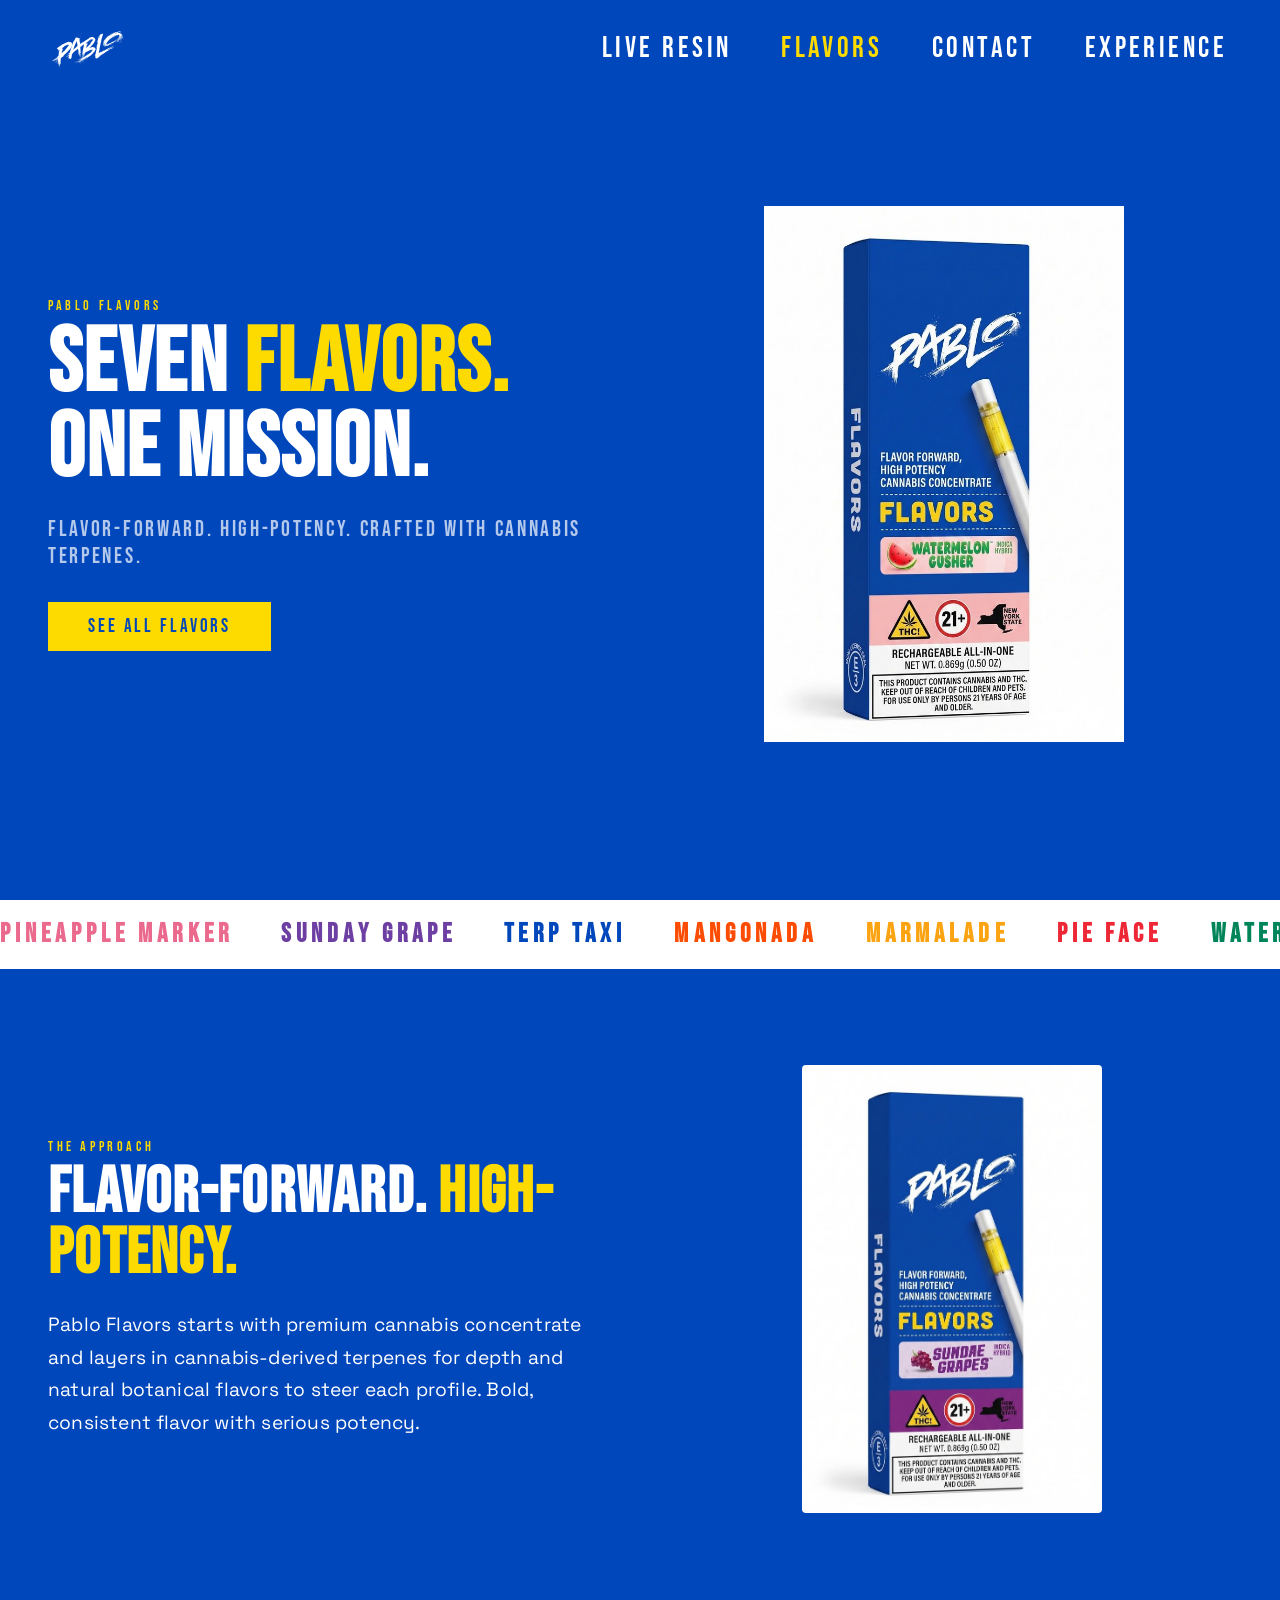
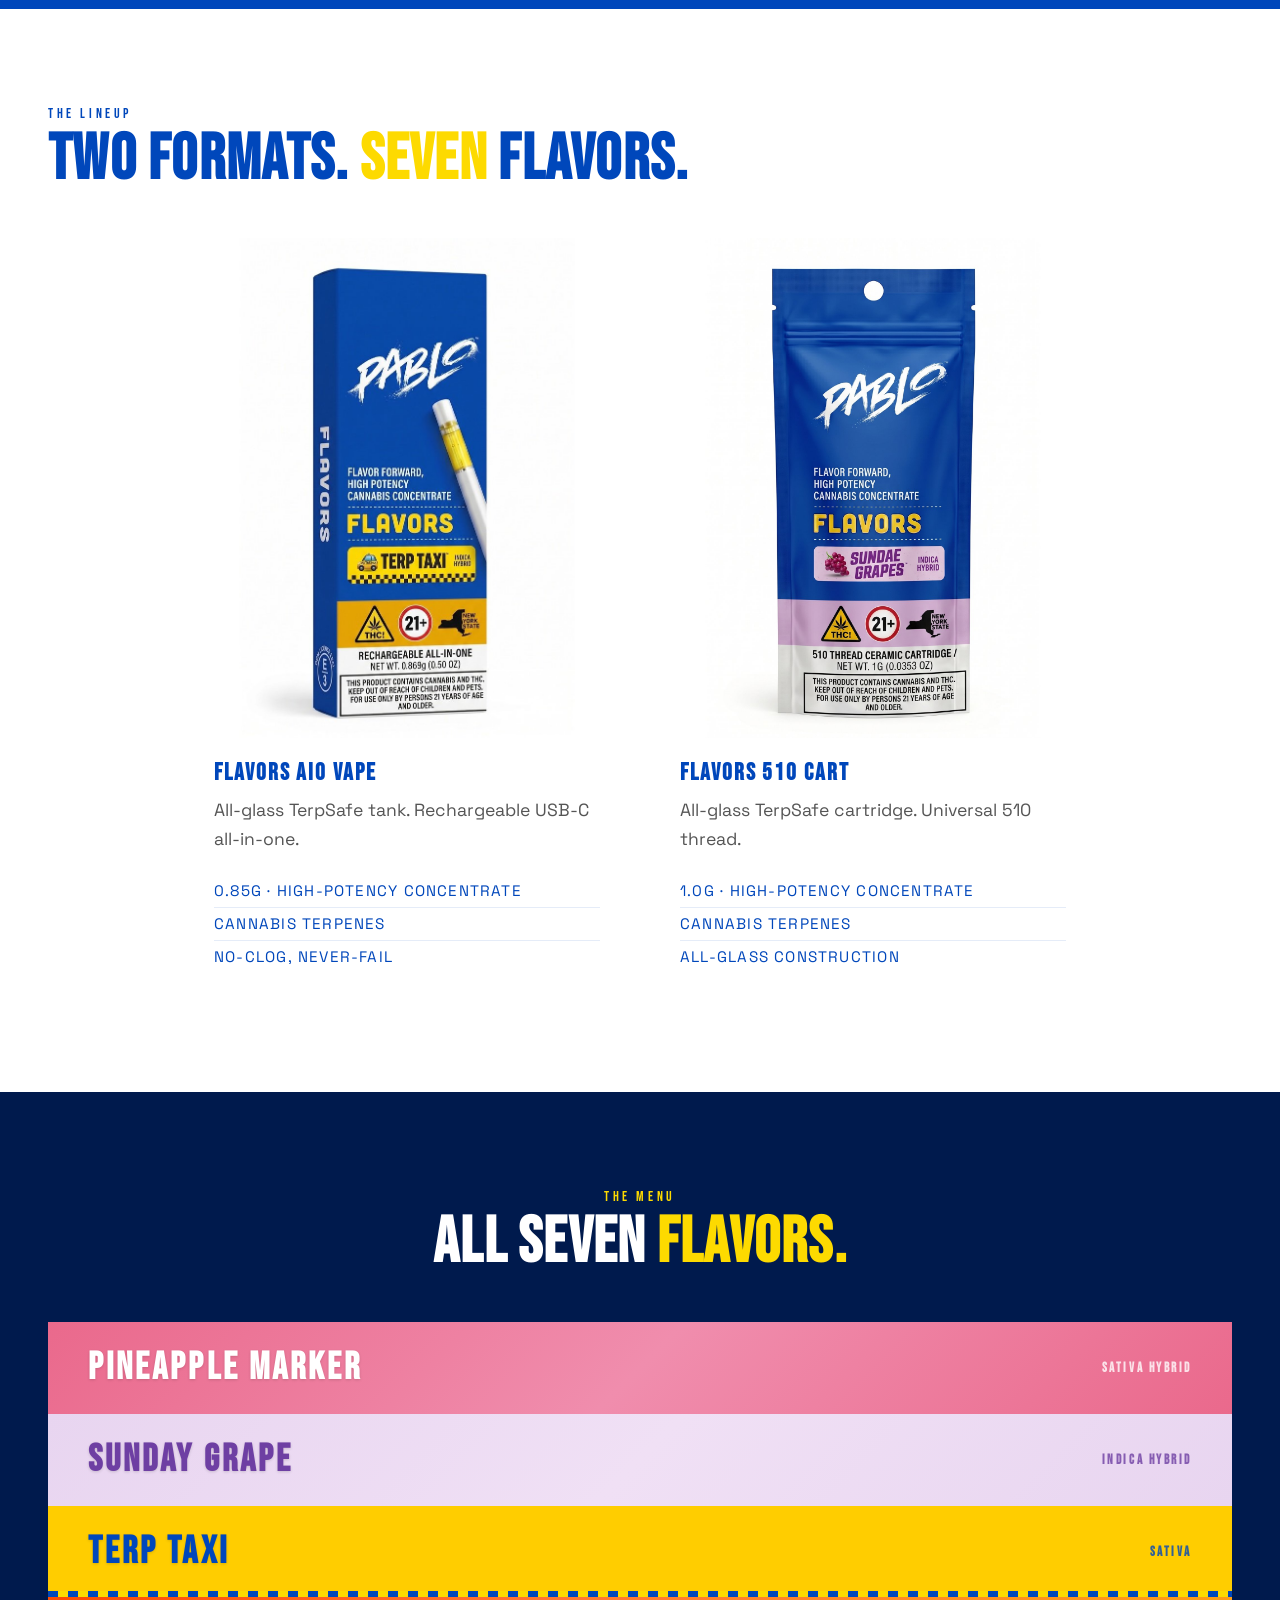
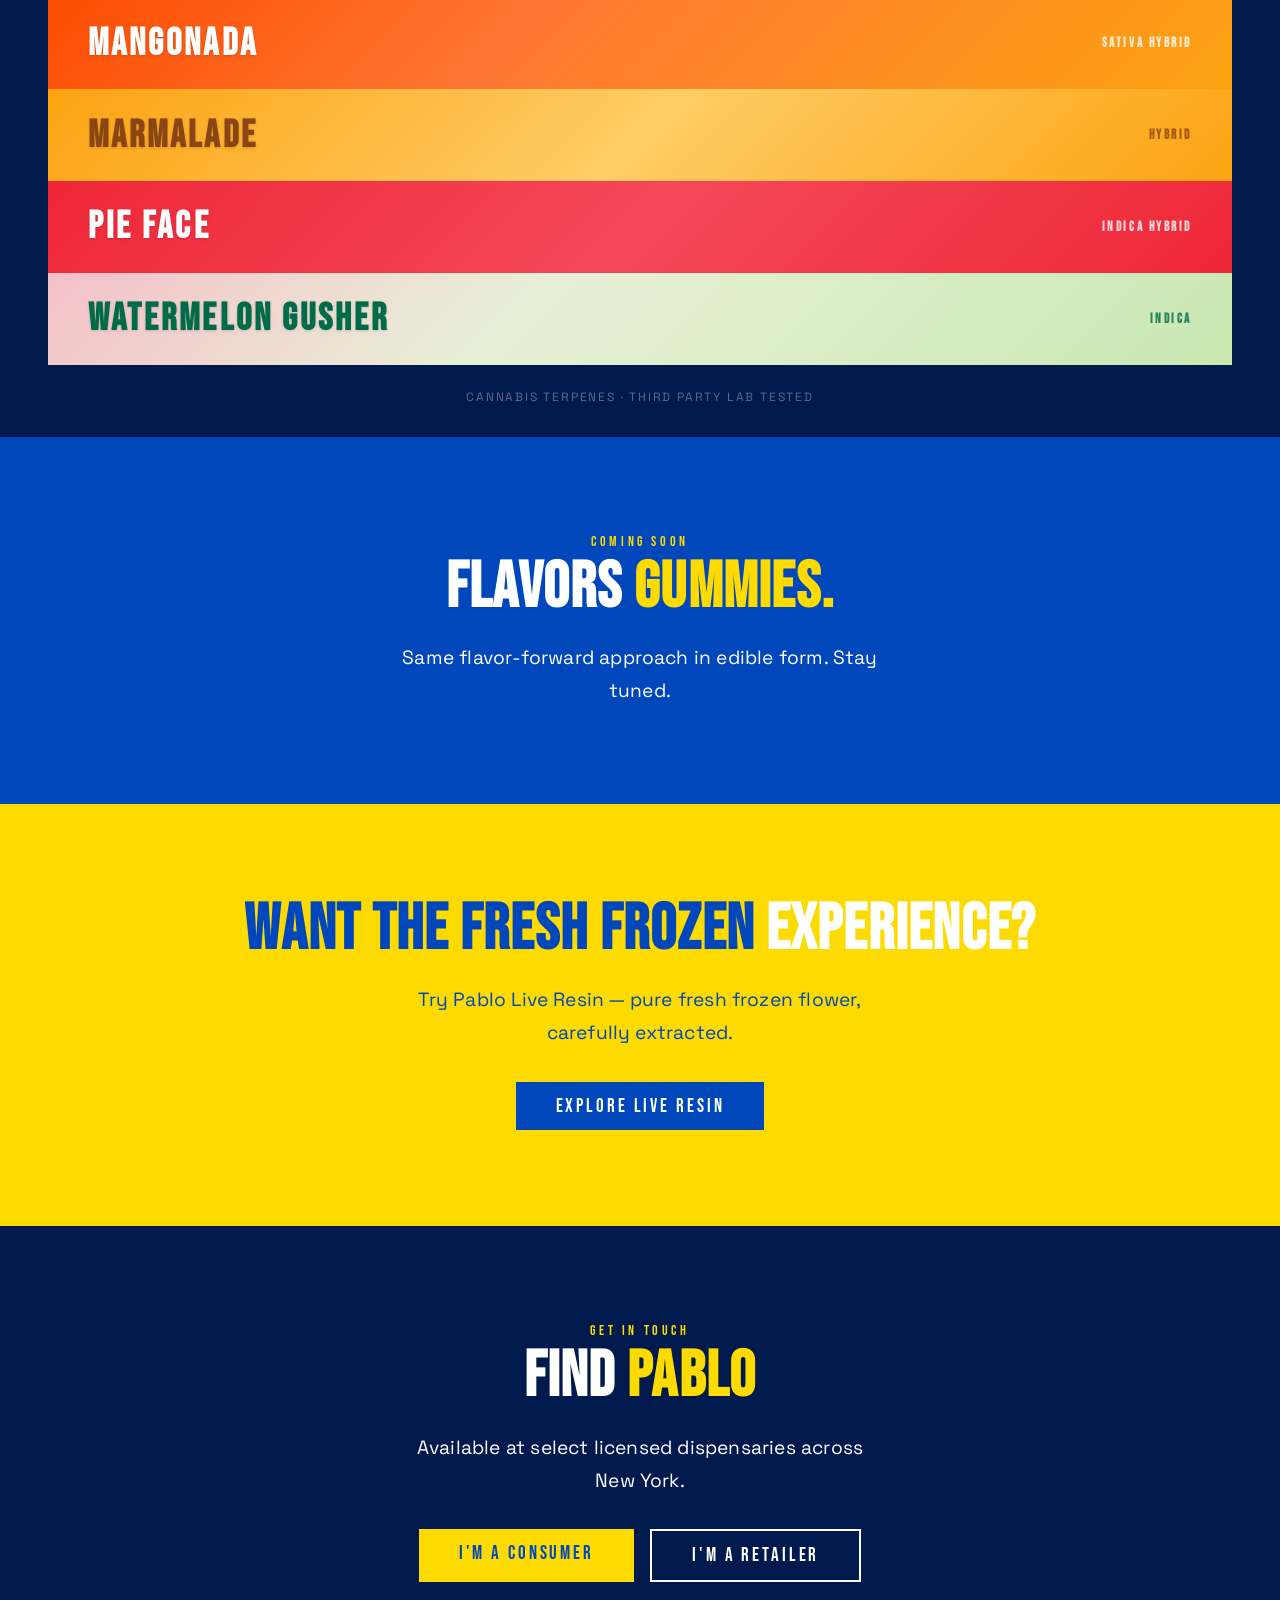
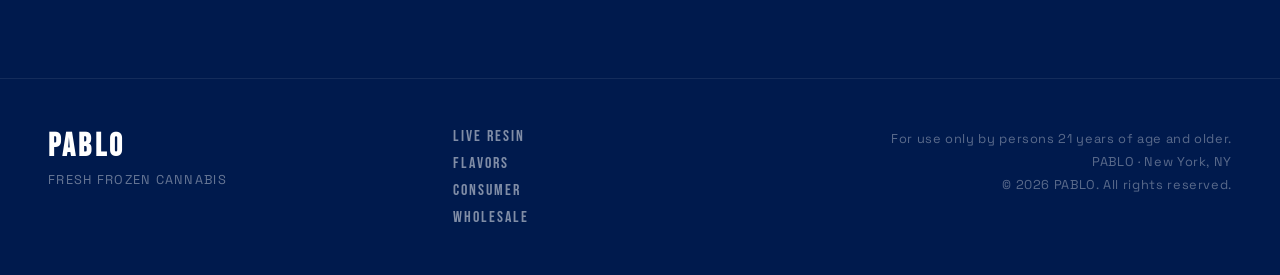
<file: flavors.html>
<!DOCTYPE html>
<html lang="en">
<head>
  <meta charset="UTF-8">
  <meta name="viewport" content="width=device-width, initial-scale=1.0">
  <title>PABLO — Flavors</title>
  <meta name="description" content="Flavor-forward, high-potency cannabis concentrate. Seven flavors crafted with cannabis terpenes. AIO vape and 510 cartridge.">
  <link rel="icon" type="image/svg+xml" href="favicon.svg">
  <link rel="apple-touch-icon" href="apple-touch-icon.png?v=20260419b">
  <meta property="og:title" content="PABLO — Flavors">
  <meta property="og:description" content="Flavor-forward, high-potency cannabis concentrate. Seven flavors crafted with cannabis terpenes.">
  <meta property="og:image" content="https://buypablo.com/assets/images/pablo-logo-white-on-blue.png?v=20260419b">
  <meta name="theme-color" content="#0047BB">
  <link rel="stylesheet" href="styles.css?v=20260419b">
  <link rel="preconnect" href="https://fonts.googleapis.com">
  <link rel="preconnect" href="https://fonts.gstatic.com" crossorigin>
  <link href="https://fonts.googleapis.com/css2?family=Bebas+Neue&family=Space+Grotesk:wght@400;500;600;700&display=swap" rel="stylesheet">
</head>
<body>

  <div id="site" class="site">

    <!-- NAV -->
    <nav class="nav">
      <a href="index.html" class="nav__logo"><img src="assets/images/pablo-logo.svg" alt="PABLO" class="nav__logo-img"></a>
      <div class="nav__links">
        <div class="nav__dropdown">
          <a href="live-resin.html">Live Resin</a>
          <div class="nav__dropdown-menu">
            <a href="live-resin.html#strains">Sour Diesel</a>
            <a href="live-resin.html#strains">Runtz</a>
          </div>
        </div>
        <div class="nav__dropdown">
          <a href="flavors.html" class="nav__link--active">Flavors</a>
          <div class="nav__dropdown-menu">
            <a href="#menu">All 7 Flavors</a>
          </div>
        </div>
        <div class="nav__dropdown">
          <a>Contact</a>
          <div class="nav__dropdown-menu">
            <a href="contact-consumer.html">Consumer</a>
            <a href="contact-wholesale.html">Wholesale</a>
          </div>
        </div>
        <div class="nav__dropdown">
          <a href="experience.html">Experience</a>
        </div>
      </div>
      <button class="nav__menu" onclick="toggleMenu()" aria-label="Menu">
        <span></span><span></span>
      </button>
    </nav>

    <!-- MOBILE MENU -->
    <div id="mobile-menu" class="mobile-menu">
      <a href="live-resin.html" onclick="toggleMenu()">Live Resin</a>
      <a href="flavors.html" onclick="toggleMenu()">Flavors</a>
      <a href="contact-consumer.html" onclick="toggleMenu()">Consumer Contact</a>
      <a href="contact-wholesale.html" onclick="toggleMenu()">Wholesale Contact</a>
      <a href="experience.html" onclick="toggleMenu()">Experience</a>
    </div>

    <!-- HERO -->
    <section class="hero">
      <div class="hero__content">
        <p class="hero__label">Pablo Flavors</p>
        <h1 class="hero__headline">
          Seven <span class="text--yellow">Flavors.</span><br>
          One Mission.
        </h1>
        <p class="hero__sub">Flavor-forward. High-potency. Crafted with cannabis terpenes.</p>
        <a href="#menu" class="btn btn--yellow" style="margin-top:2rem;">See All Flavors</a>
      </div>
      <div class="hero__image">
        <div class="flavor-rotator flavor-rotator--hero">
          <img src="assets/images/pablo_aio_terp_taxi_ny.jpeg?v=20260419b" alt="Pablo Flavors — Terp Taxi" class="flavor-rotator__img active">
          <img src="assets/images/pablo_aio_sundae_grapes_ny.jpeg?v=20260419b" alt="Pablo Flavors — Sundae Grapes" class="flavor-rotator__img">
          <img src="assets/images/pablo_aio_mangonada_ny.jpeg?v=20260419b" alt="Pablo Flavors — Mangonada" class="flavor-rotator__img">
          <img src="assets/images/pablo_aio_marmalade_ny.jpeg?v=20260419b" alt="Pablo Flavors — Marmalade" class="flavor-rotator__img">
          <img src="assets/images/pablo_aio_pie_face_ny.jpeg?v=20260419b" alt="Pablo Flavors — Pie Face" class="flavor-rotator__img">
          <img src="assets/images/pablo_aio_watermelon_gusher_ny.jpeg?v=20260419b" alt="Pablo Flavors — Watermelon Gusher" class="flavor-rotator__img">

        </div>
      </div>
    </section>

    <!-- MARQUEE -->
    <div class="marquee marquee--flavors">
      <div class="marquee__track">
        <span style="color:#EA698C">Pineapple Marker</span>
        <span style="color:#6E3FA3">Sunday Grape</span>
        <span style="color:var(--blue)">Terp Taxi</span>
        <span style="color:#FC4C02">Mangonada</span>
        <span style="color:#FCA311">Marmalade</span>
        <span style="color:#EE2737">Pie Face</span>
        <span style="color:#00855A">Watermelon Gusher</span>
        <span style="color:#EA698C">Pineapple Marker</span>
        <span style="color:#6E3FA3">Sunday Grape</span>
        <span style="color:var(--blue)">Terp Taxi</span>
        <span style="color:#FC4C02">Mangonada</span>
        <span style="color:#FCA311">Marmalade</span>
        <span style="color:#EE2737">Pie Face</span>
        <span style="color:#00855A">Watermelon Gusher</span>
      </div>
    </div>

    <!-- THE APPROACH -->
    <section class="section section--blue">
      <div class="section__grid">
        <div class="section__col">
          <p class="section__label">The Approach</p>
          <h2 class="section__heading">Flavor-Forward. <span class="text--yellow">High-Potency.</span></h2>
          <p class="section__body">
            Pablo Flavors starts with premium cannabis concentrate and layers in
            cannabis-derived terpenes for depth and natural botanical flavors to
            steer each profile. Bold, consistent flavor with serious potency.
          </p>
        </div>
        <div class="section__col section__col--center">
          <img src="assets/images/pablo_aio_sundae_grapes_ny.jpeg?v=20260419b" alt="Pablo Flavors — Sundae Grapes" class="section__img" style="max-width:300px;">
        </div>
      </div>
    </section>

    <!-- PRODUCTS -->
    <section class="section section--white">
      <p class="section__label section__label--blue">The Lineup</p>
      <h2 class="section__heading section__heading--blue">Two Formats. <span class="text--yellow">Seven</span> Flavors.</h2>

      <div class="products-grid products-grid--two" style="max-width:900px;">

        <div class="product-card">
          <div class="product-card__img">
            <div class="flavor-rotator" data-speed="2200">
              <img src="assets/images/pablo_aio_terp_taxi_ny.jpeg?v=20260419b" alt="Flavors AIO — Terp Taxi" class="flavor-rotator__img active">
              <img src="assets/images/pablo_aio_sundae_grapes_ny.jpeg?v=20260419b" alt="Flavors AIO — Sundae Grapes" class="flavor-rotator__img">
              <img src="assets/images/pablo_aio_mangonada_ny.jpeg?v=20260419b" alt="Flavors AIO — Mangonada" class="flavor-rotator__img">
              <img src="assets/images/pablo_aio_marmalade_ny.jpeg?v=20260419b" alt="Flavors AIO — Marmalade" class="flavor-rotator__img">
              <img src="assets/images/pablo_aio_pie_face_ny.jpeg?v=20260419b" alt="Flavors AIO — Pie Face" class="flavor-rotator__img">
              <img src="assets/images/pablo_aio_watermelon_gusher_ny.jpeg?v=20260419b" alt="Flavors AIO — Watermelon Gusher" class="flavor-rotator__img">

            </div>
          </div>
          <h3 class="product-card__name">Flavors AIO Vape</h3>
          <p class="product-card__desc">All-glass TerpSafe tank. Rechargeable USB-C all-in-one.</p>
          <ul class="product-card__features">
            <li>0.85g &middot; High-Potency Concentrate</li>
            <li>Cannabis Terpenes</li>
            <li>No-Clog, Never-Fail</li>
          </ul>
        </div>

        <div class="product-card">
          <div class="product-card__img">
            <div class="flavor-rotator" data-speed="2400">
              <img src="assets/images/pablo_510_sunday_grapes_ny.jpeg?v=20260419b" alt="Flavors 510 — Sundae Grapes" class="flavor-rotator__img active">
              <img src="assets/images/pablo_510_terp_taxi_ny.jpeg?v=20260419b" alt="Flavors 510 — Terp Taxi" class="flavor-rotator__img">
              <img src="assets/images/pablo_510_mangonada_ny.jpeg?v=20260419b" alt="Flavors 510 — Mangonada" class="flavor-rotator__img">
              <img src="assets/images/pablo_510_marmalade_ny.jpeg?v=20260419b" alt="Flavors 510 — Marmalade" class="flavor-rotator__img">
              <img src="assets/images/pablo_510_pie_face_ny.jpeg?v=20260419b" alt="Flavors 510 — Pie Face" class="flavor-rotator__img">
              <img src="assets/images/pablo_510_watermelon_gusher_ny.jpeg?v=20260419b" alt="Flavors 510 — Watermelon Gusher" class="flavor-rotator__img">
            </div>
          </div>
          <h3 class="product-card__name">Flavors 510 Cart</h3>
          <p class="product-card__desc">All-glass TerpSafe cartridge. Universal 510 thread.</p>
          <ul class="product-card__features">
            <li>1.0g &middot; High-Potency Concentrate</li>
            <li>Cannabis Terpenes</li>
            <li>All-Glass Construction</li>
          </ul>
        </div>

      </div>
    </section>

    <!-- FLAVOR MENU -->
    <section id="menu" class="section section--dark" style="padding-bottom:2rem;">
      <div style="text-align:center; margin-bottom:2rem;">
        <p class="section__label">The Menu</p>
        <h2 class="section__heading">All Seven <span class="text--yellow">Flavors.</span></h2>
      </div>
      <div class="flavors-stack">
        <div class="flavor-band flavor-band--pineapple-marker">
          <span class="flavor-band__name">Pineapple Marker</span>
          <span class="flavor-band__type">Sativa Hybrid</span>
        </div>
        <div class="flavor-band flavor-band--sunday-grape">
          <span class="flavor-band__name">Sunday Grape</span>
          <span class="flavor-band__type">Indica Hybrid</span>
        </div>
        <div class="flavor-band flavor-band--terp-taxi">
          <span class="flavor-band__name">Terp Taxi</span>
          <span class="flavor-band__type">Sativa</span>
        </div>
        <div class="flavor-band flavor-band--mangonada">
          <span class="flavor-band__name">Mangonada</span>
          <span class="flavor-band__type">Sativa Hybrid</span>
        </div>
        <div class="flavor-band flavor-band--marmalade">
          <span class="flavor-band__name">Marmalade</span>
          <span class="flavor-band__type">Hybrid</span>
        </div>
        <div class="flavor-band flavor-band--pie-face">
          <span class="flavor-band__name">Pie Face</span>
          <span class="flavor-band__type">Indica Hybrid</span>
        </div>
        <div class="flavor-band flavor-band--watermelon-gusher">
          <span class="flavor-band__name">Watermelon Gusher</span>
          <span class="flavor-band__type">Indica</span>
        </div>
      </div>
      <p style="text-align:center; margin-top:1.5rem; font-family:'Space Grotesk',sans-serif; font-size:0.75rem; letter-spacing:0.15em; text-transform:uppercase; opacity:0.35;">Cannabis Terpenes &middot; Third Party Lab Tested</p>
    </section>

    <!-- COMING SOON -->
    <section class="section section--blue" style="text-align:center;">
      <p class="section__label">Coming Soon</p>
      <h2 class="section__heading">Flavors <span class="text--yellow">Gummies.</span></h2>
      <p class="section__body" style="margin:0 auto; text-align:center; max-width:500px;">Same flavor-forward approach in edible form. Stay tuned.</p>
    </section>

    <!-- CTA -->
    <section class="section section--yellow" style="text-align:center;">
      <h2 class="section__heading" style="color:var(--blue);">Want the Fresh Frozen <span style="color:var(--white);">Experience?</span></h2>
      <p class="section__body" style="margin:0 auto 2rem; text-align:center; max-width:500px; color:var(--blue);">Try Pablo Live Resin — pure fresh frozen flower, carefully extracted.</p>
      <a href="live-resin.html" class="btn" style="background:var(--blue); color:var(--white);">Explore Live Resin</a>
    </section>

    <!-- FIND PABLO -->
    <section class="section section--dark" style="text-align:center;">
      <p class="section__label">Get In Touch</p>
      <h2 class="section__heading">Find <span class="text--yellow">Pablo</span></h2>
      <p class="section__body" style="margin:0 auto 2rem; text-align:center; max-width:460px;">
        Available at select licensed dispensaries across New York.
      </p>
      <div style="display:flex; gap:1rem; justify-content:center; flex-wrap:wrap;">
        <a href="contact-consumer.html" class="btn btn--yellow">I'm a Consumer</a>
        <a href="contact-wholesale.html" class="btn btn--outline">I'm a Retailer</a>
      </div>
    </section>

    <!-- FOOTER -->
    <footer class="footer">
      <div class="footer__inner">
        <div class="footer__brand">
          <span class="footer__logo">PABLO</span>
          <p class="footer__tagline">Fresh Frozen Cannabis</p>
        </div>
        <div class="footer__links">
          <a href="live-resin.html">Live Resin</a>
          <a href="flavors.html">Flavors</a>
          <a href="contact-consumer.html">Consumer</a>
          <a href="contact-wholesale.html">Wholesale</a>
        </div>
        <div class="footer__legal">
          <p>For use only by persons 21 years of age and older.</p>
          <p>PABLO &middot; New York, NY</p>
          <p>&copy; 2026 PABLO. All rights reserved.</p>
        </div>
      </div>
    </footer>

  </div>

  <script>
    function toggleMenu() {
      document.getElementById('mobile-menu').classList.toggle('mobile-menu--open');
      document.querySelector('.nav__menu').classList.toggle('nav__menu--open');
    }

    const nav = document.querySelector('.nav');
    window.addEventListener('scroll', () => {
      nav.classList.toggle('nav--scrolled', window.scrollY > 60);
    }, { passive: true });

    document.querySelectorAll('.flavor-rotator').forEach(rotator => {
      const imgs = rotator.querySelectorAll('.flavor-rotator__img');
      if (imgs.length < 2) return;
      let current = 0;
      function advance() {
        imgs[current].classList.remove('active');
        current = (current + 1) % imgs.length;
        imgs[current].classList.add('active');
      }
      const isHero = rotator.classList.contains('flavor-rotator--hero');
      if (isHero) {
        const delays = [150, 180, 220, 280, 360, 480, 650, 900, 1200, 1600, 2000, 2400, 2800, 3200];
        let step = 0;
        function spin() {
          advance();
          const d = step < delays.length ? delays[step] : 3500;
          step++;
          if (step <= delays.length) setTimeout(spin, d);
          else setInterval(advance, 3500);
        }
        setTimeout(spin, 800);
      } else {
        setInterval(advance, parseInt(rotator.dataset.speed) || 2000);
      }
    });

    const observer = new IntersectionObserver((entries) => {
      entries.forEach(entry => {
        if (entry.isIntersecting) {
          entry.target.classList.add('visible');
          entry.target.querySelectorAll('.flavor-band').forEach(b => b.classList.add('visible'));
        }
      });
    }, { threshold: 0.1, rootMargin: '0px 0px -5% 0px' });

    document.querySelectorAll(
      '.product-card, .flavors-stack, .section__heading, .section__label, .section__body, .section__img, .section__col--center img, .features-strip .feature, .fade-up'
    ).forEach(el => observer.observe(el));
  </script>

</body>
</html>
</file>
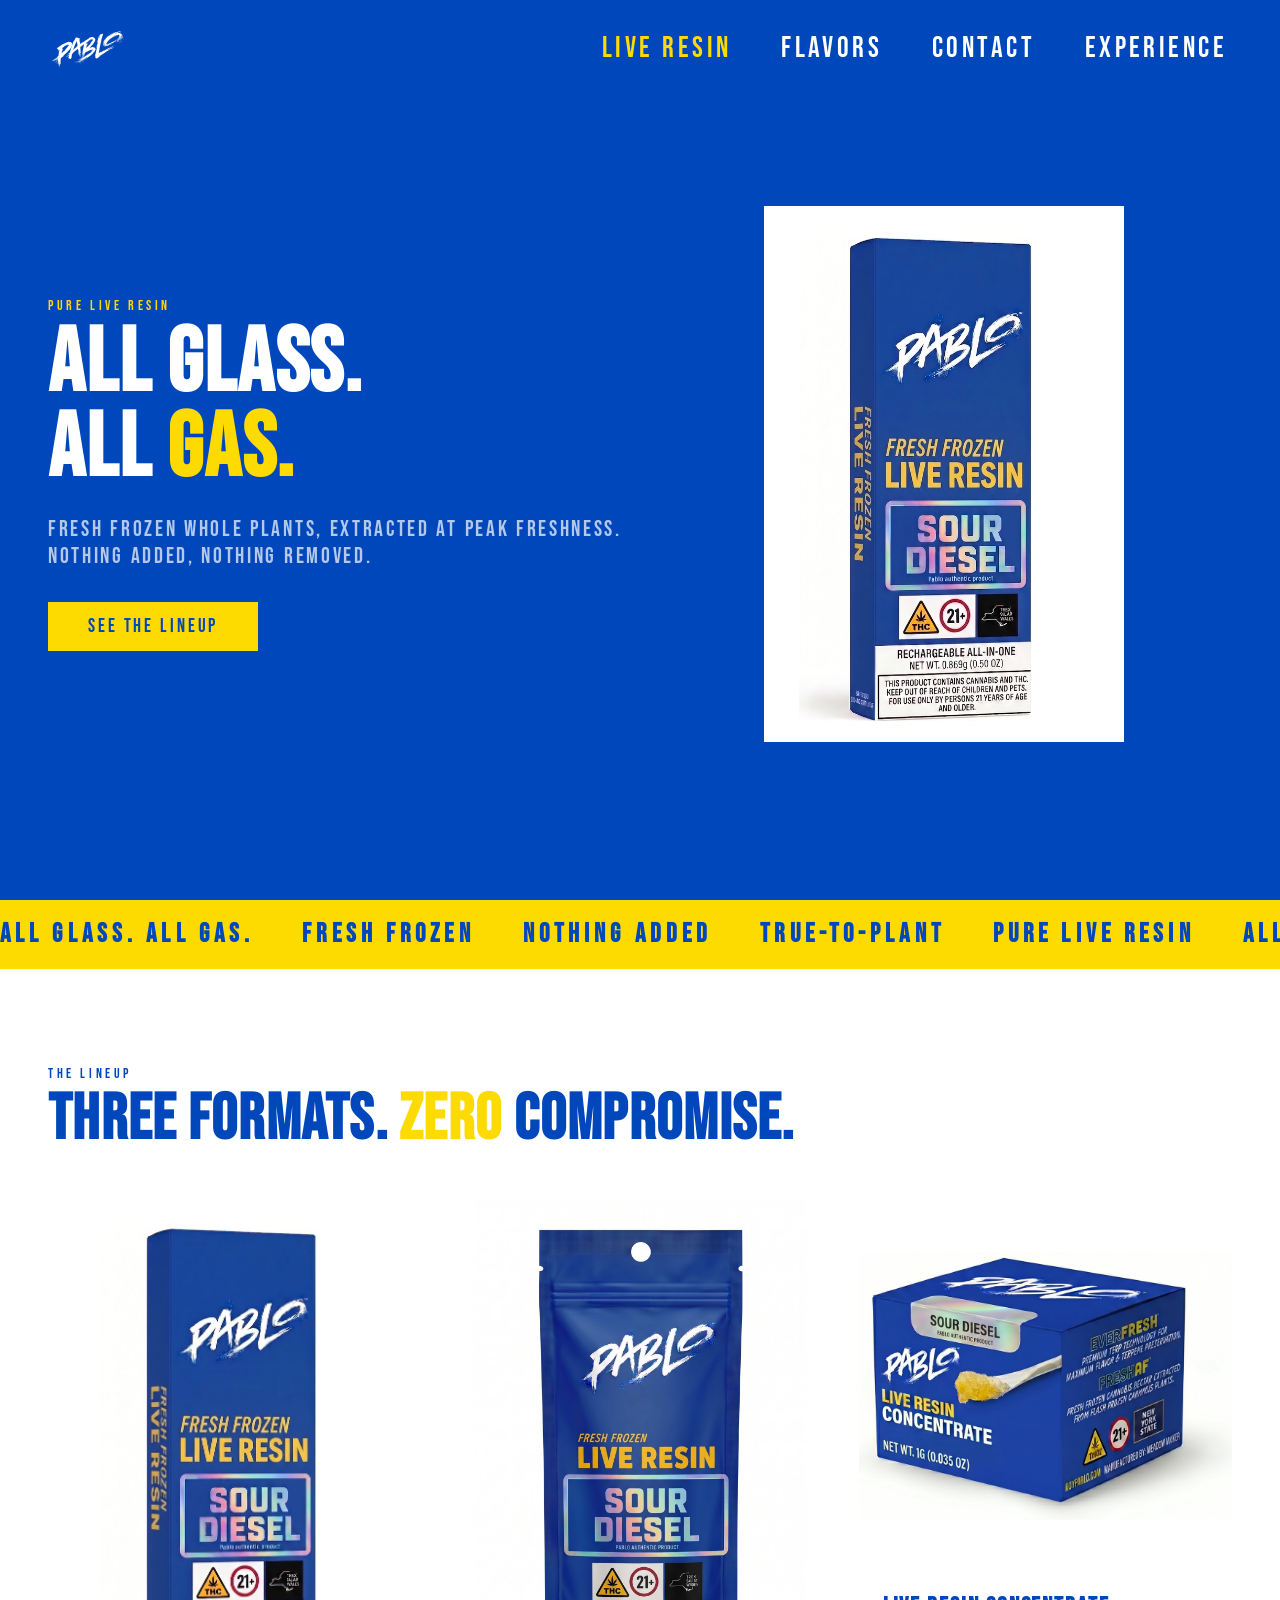
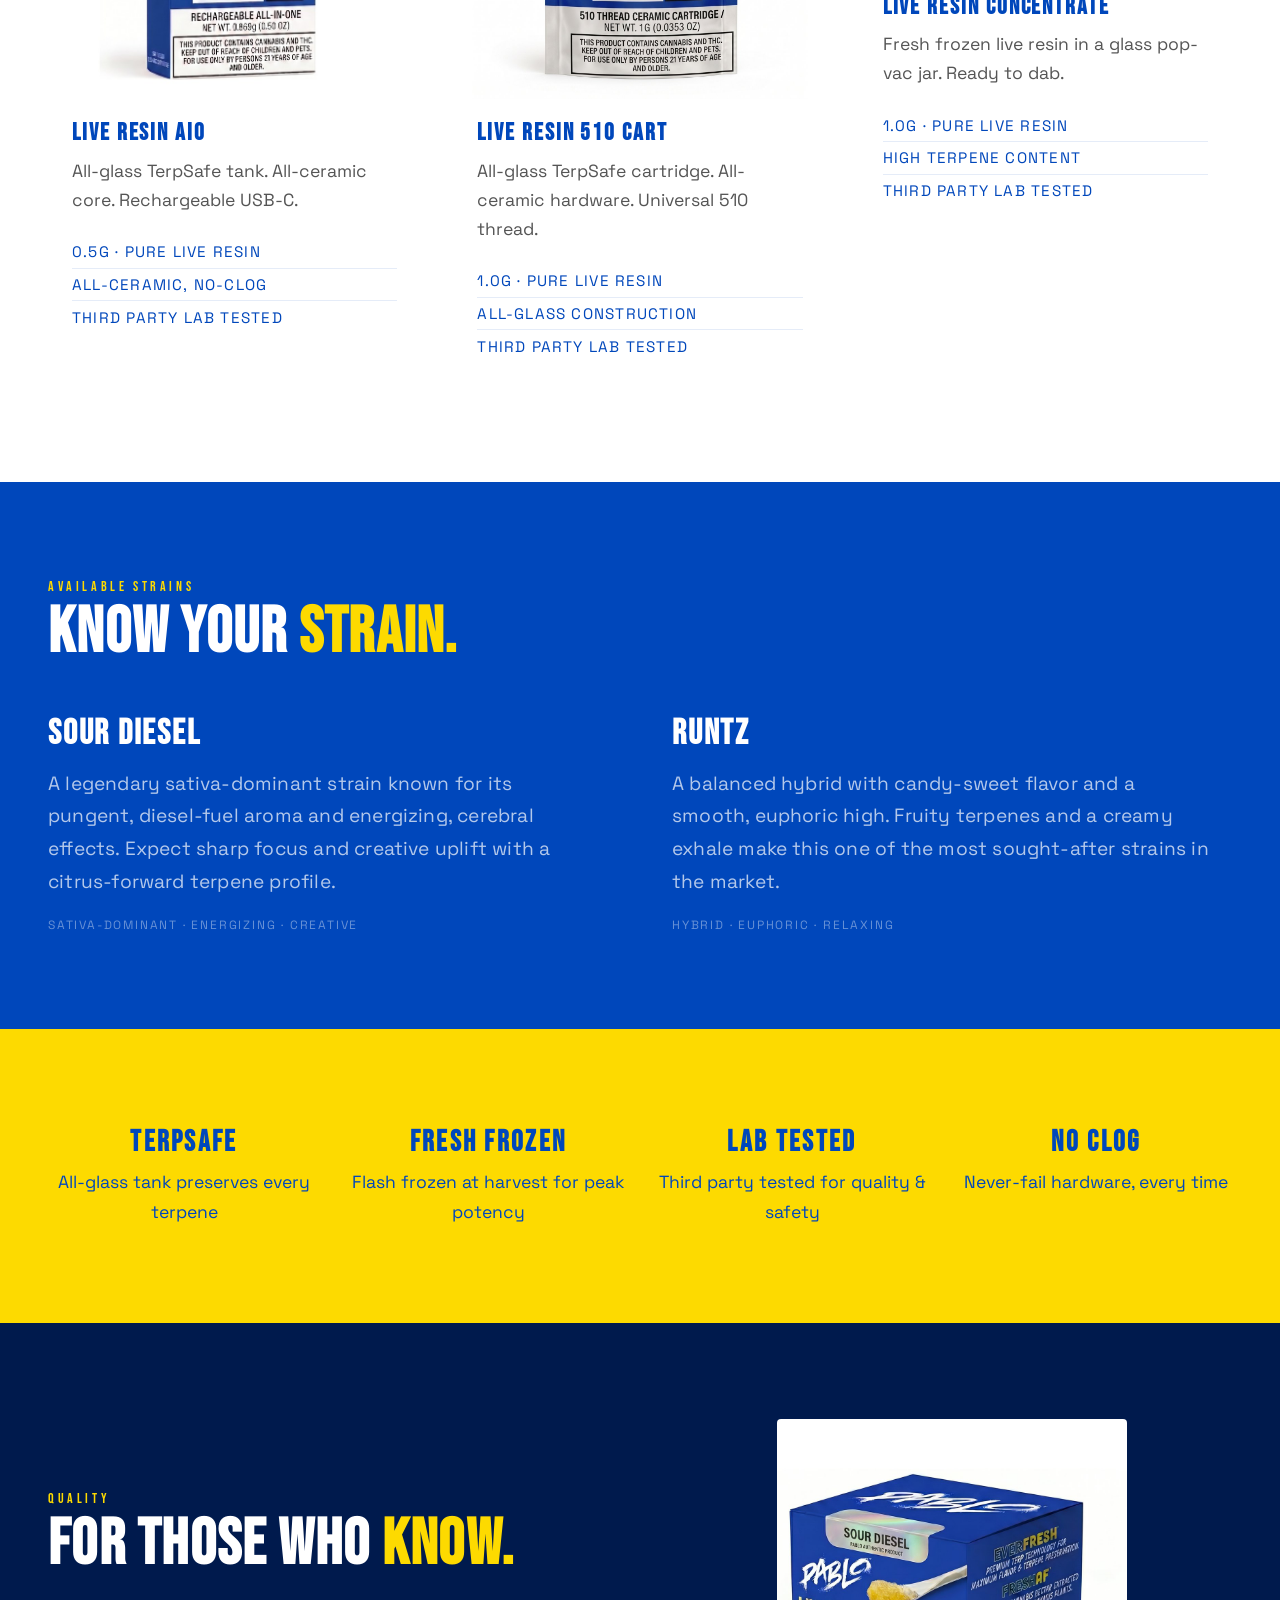
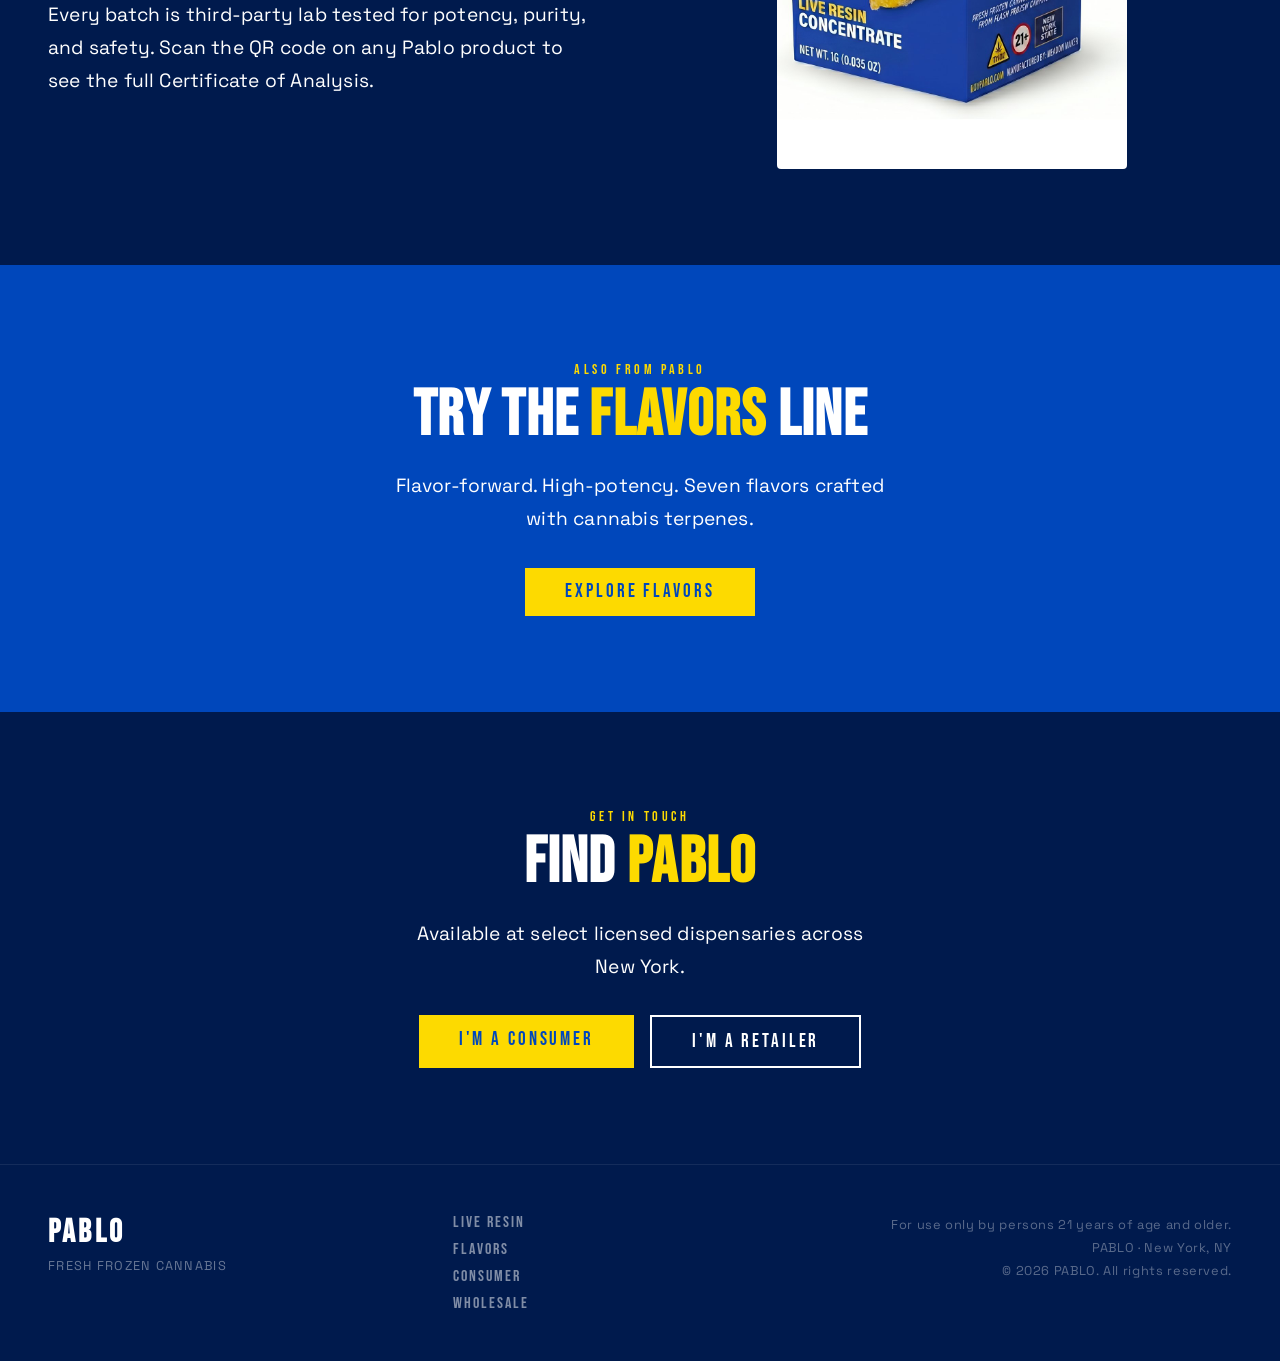
<file: live-resin.html>
<!DOCTYPE html>
<html lang="en">
<head>
  <meta charset="UTF-8">
  <meta name="viewport" content="width=device-width, initial-scale=1.0">
  <title>PABLO — Pure Live Resin</title>
  <meta name="description" content="Fresh frozen whole plants, extracted at peak freshness. Nothing added, nothing removed. Pure live resin vapes and concentrates for New York.">
  <link rel="icon" type="image/svg+xml" href="favicon.svg">
  <link rel="apple-touch-icon" href="apple-touch-icon.png?v=20260419b">
  <meta property="og:title" content="PABLO — Pure Live Resin">
  <meta property="og:description" content="Fresh frozen whole plants, extracted at peak freshness. Nothing added, nothing removed.">
  <meta property="og:image" content="https://buypablo.com/assets/images/pablo-logo-white-on-blue.png?v=20260419b">
  <meta name="theme-color" content="#0047BB">
  <link rel="stylesheet" href="styles.css?v=20260419b">
  <link rel="preconnect" href="https://fonts.googleapis.com">
  <link rel="preconnect" href="https://fonts.gstatic.com" crossorigin>
  <link href="https://fonts.googleapis.com/css2?family=Bebas+Neue&family=Space+Grotesk:wght@400;500;600;700&display=swap" rel="stylesheet">
</head>
<body>

  <div id="site" class="site">

    <!-- NAV -->
    <nav class="nav">
      <a href="index.html" class="nav__logo"><img src="assets/images/pablo-logo.svg" alt="PABLO" class="nav__logo-img"></a>
      <div class="nav__links">
        <div class="nav__dropdown">
          <a href="live-resin.html" class="nav__link--active">Live Resin</a>
          <div class="nav__dropdown-menu">
            <a href="#strains">Sour Diesel</a>
            <a href="#strains">Runtz</a>
          </div>
        </div>
        <div class="nav__dropdown">
          <a href="flavors.html">Flavors</a>
          <div class="nav__dropdown-menu">
            <a href="flavors.html#menu">All 7 Flavors</a>
          </div>
        </div>
        <div class="nav__dropdown">
          <a>Contact</a>
          <div class="nav__dropdown-menu">
            <a href="contact-consumer.html">Consumer</a>
            <a href="contact-wholesale.html">Wholesale</a>
          </div>
        </div>
        <div class="nav__dropdown">
          <a href="experience.html">Experience</a>
        </div>
      </div>
      <button class="nav__menu" onclick="toggleMenu()" aria-label="Menu">
        <span></span><span></span>
      </button>
    </nav>

    <!-- MOBILE MENU -->
    <div id="mobile-menu" class="mobile-menu">
      <a href="live-resin.html" onclick="toggleMenu()">Live Resin</a>
      <a href="flavors.html" onclick="toggleMenu()">Flavors</a>
      <a href="contact-consumer.html" onclick="toggleMenu()">Consumer Contact</a>
      <a href="contact-wholesale.html" onclick="toggleMenu()">Wholesale Contact</a>
      <a href="experience.html" onclick="toggleMenu()">Experience</a>
    </div>

    <!-- HERO -->
    <section class="hero">
      <div class="hero__content">
        <p class="hero__label">Pure Live Resin</p>
        <h1 class="hero__headline">
          All Glass.<br>
          All <span class="text--yellow">Gas.</span>
        </h1>
        <p class="hero__sub">Fresh frozen whole plants, extracted at peak freshness. Nothing added, nothing removed.</p>
        <a href="#lineup" class="btn btn--yellow" style="margin-top:2rem;">See the Lineup</a>
      </div>
      <div class="hero__image">
        <div class="flavor-rotator flavor-rotator--hero">
          <img src="assets/images/pablo_aio_live_resin_sour_diesel_ny.jpeg?v=20260419b" alt="Pablo Live Resin AIO — Sour Diesel" class="flavor-rotator__img active">
          <img src="assets/images/pablo_510_live_resin_sour_diesel_ny.jpeg?v=20260419b" alt="Pablo Live Resin 510 — Sour Diesel" class="flavor-rotator__img">
          <img src="assets/images/pablo_concentrate_live_resin_sour_diesel_ny.jpeg?v=20260419b" alt="Pablo Live Resin Concentrate — Sour Diesel" class="flavor-rotator__img">
          <img src="assets/images/pablo_aio_live_resin_runtz_ny.jpeg?v=20260419b" alt="Pablo Live Resin AIO — Runtz" class="flavor-rotator__img">
          <img src="assets/images/pablo_510_live_resin_runtz_ny.jpeg?v=20260419b" alt="Pablo Live Resin 510 — Runtz" class="flavor-rotator__img">
          <img src="assets/images/pablo_concentrate_live_resin_runtz_ny.jpeg?v=20260419b" alt="Pablo Live Resin Concentrate — Runtz" class="flavor-rotator__img">
        </div>
      </div>
    </section>

    <!-- MARQUEE -->
    <div class="marquee">
      <div class="marquee__track">
        <span>All Glass. All Gas.</span>
        <span>Fresh Frozen</span>
        <span>Nothing Added</span>
        <span>True-to-Plant</span>
        <span>Pure Live Resin</span>
        <span>All Glass. All Gas.</span>
        <span>Fresh Frozen</span>
        <span>Nothing Added</span>
        <span>True-to-Plant</span>
        <span>Pure Live Resin</span>
      </div>
    </div>

    <!-- PRODUCTS -->
    <section id="lineup" class="section section--white">
      <p class="section__label section__label--blue">The Lineup</p>
      <h2 class="section__heading section__heading--blue">Three Formats. <span class="text--yellow">Zero</span> Compromise.</h2>

      <div class="products-grid products-grid--three">

        <div class="product-card">
          <div class="product-card__img">
            <img src="assets/images/pablo_aio_live_resin_sour_diesel_ny.jpeg?v=20260419b" alt="Live Resin AIO — Sour Diesel">
          </div>
          <h3 class="product-card__name">Live Resin AIO</h3>
          <p class="product-card__desc">All-glass TerpSafe tank. All-ceramic core. Rechargeable USB-C.</p>
          <ul class="product-card__features">
            <li>0.5g &middot; Pure Live Resin</li>
            <li>All-Ceramic, No-Clog</li>
            <li>Third Party Lab Tested</li>
          </ul>
        </div>

        <div class="product-card" onmouseenter="this.querySelector('video')?.play()" onmouseleave="this.querySelector('video')?.pause()">
          <div class="product-card__img" style="position:relative;">
            <img src="assets/images/pablo_510_live_resin_sour_diesel_ny.jpeg?v=20260419b" alt="Live Resin 510 — Sour Diesel">
            <video src="assets/images/pablo_510_rotating.mp4" muted loop playsinline preload="metadata" style="position:absolute; inset:0; width:100%; height:100%; object-fit:contain; opacity:0; transition:opacity 0.4s ease; pointer-events:none;" onplay="this.style.opacity='1'" onpause="this.style.opacity='0'; this.currentTime=0;"></video>
          </div>
          <h3 class="product-card__name">Live Resin 510 Cart</h3>
          <p class="product-card__desc">All-glass TerpSafe cartridge. All-ceramic hardware. Universal 510 thread.</p>
          <ul class="product-card__features">
            <li>1.0g &middot; Pure Live Resin</li>
            <li>All-Glass Construction</li>
            <li>Third Party Lab Tested</li>
          </ul>
        </div>

        <div class="product-card">
          <div class="product-card__img">
            <img src="assets/images/pablo_concentrate_live_resin_sour_diesel_ny.jpeg?v=20260419b" alt="Live Resin Concentrate — Sour Diesel">
          </div>
          <h3 class="product-card__name">Live Resin Concentrate</h3>
          <p class="product-card__desc">Fresh frozen live resin in a glass pop-vac jar. Ready to dab.</p>
          <ul class="product-card__features">
            <li>1.0g &middot; Pure Live Resin</li>
            <li>High Terpene Content</li>
            <li>Third Party Lab Tested</li>
          </ul>
        </div>

      </div>
    </section>

    <!-- STRAINS -->
    <section id="strains" class="section section--blue">
      <p class="section__label">Available Strains</p>
      <h2 class="section__heading">Know Your <span class="text--yellow">Strain.</span></h2>
      <div class="section__grid" style="margin-top:3rem;">
        <div class="section__col">
          <h3 style="font-size:2.2rem; letter-spacing:0.05em; text-transform:uppercase; margin-bottom:0.8rem;">Sour Diesel</h3>
          <p class="section__body" style="opacity:0.7;">
            A legendary sativa-dominant strain known for its pungent, diesel-fuel aroma
            and energizing, cerebral effects. Expect sharp focus and creative uplift
            with a citrus-forward terpene profile.
          </p>
          <p style="font-family:'Space Grotesk',sans-serif; font-size:0.75rem; letter-spacing:0.15em; text-transform:uppercase; margin-top:1.2rem; opacity:0.4;">Sativa-Dominant &middot; Energizing &middot; Creative</p>
        </div>
        <div class="section__col">
          <h3 style="font-size:2.2rem; letter-spacing:0.05em; text-transform:uppercase; margin-bottom:0.8rem;">Runtz</h3>
          <p class="section__body" style="opacity:0.7;">
            A balanced hybrid with candy-sweet flavor and a smooth, euphoric high.
            Fruity terpenes and a creamy exhale make this one of the most sought-after
            strains in the market.
          </p>
          <p style="font-family:'Space Grotesk',sans-serif; font-size:0.75rem; letter-spacing:0.15em; text-transform:uppercase; margin-top:1.2rem; opacity:0.4;">Hybrid &middot; Euphoric &middot; Relaxing</p>
        </div>
      </div>
    </section>

    <!-- FEATURES STRIP -->
    <section class="section section--yellow">
      <div class="features-strip">
        <div class="feature">
          <h3>TerpSafe</h3>
          <p>All-glass tank preserves every terpene</p>
        </div>
        <div class="feature">
          <h3>Fresh Frozen</h3>
          <p>Flash frozen at harvest for peak potency</p>
        </div>
        <div class="feature">
          <h3>Lab Tested</h3>
          <p>Third party tested for quality &amp; safety</p>
        </div>
        <div class="feature">
          <h3>No Clog</h3>
          <p>Never-fail hardware, every time</p>
        </div>
      </div>
    </section>

    <!-- LAB TESTED -->
    <section class="section section--dark">
      <div class="section__grid">
        <div class="section__col">
          <p class="section__label">Quality</p>
          <h2 class="section__heading">For Those Who <span class="text--yellow">Know.</span></h2>
          <p class="section__body">
            Every batch is third-party lab tested for potency, purity, and safety.
            Scan the QR code on any Pablo product to see the full Certificate of Analysis.
          </p>
        </div>
        <div class="section__col section__col--center">
          <img src="assets/images/pablo_concentrate_live_resin_sour_diesel_ny.jpeg?v=20260419b" alt="Pablo Live Resin Concentrate" class="section__img" style="max-width:350px;">
        </div>
      </div>
    </section>

    <!-- CTA: FLAVORS -->
    <section class="section section--blue" style="text-align:center;">
      <p class="section__label">Also From Pablo</p>
      <h2 class="section__heading">Try the <span class="text--yellow">Flavors</span> Line</h2>
      <p class="section__body" style="margin:0 auto; text-align:center; max-width:500px; margin-bottom:2rem;">Flavor-forward. High-potency. Seven flavors crafted with cannabis terpenes.</p>
      <a href="flavors.html" class="btn btn--yellow">Explore Flavors</a>
    </section>

    <!-- FIND PABLO -->
    <section class="section section--dark" style="text-align:center;">
      <p class="section__label">Get In Touch</p>
      <h2 class="section__heading">Find <span class="text--yellow">Pablo</span></h2>
      <p class="section__body" style="margin:0 auto 2rem; text-align:center; max-width:460px;">
        Available at select licensed dispensaries across New York.
      </p>
      <div style="display:flex; gap:1rem; justify-content:center; flex-wrap:wrap;">
        <a href="contact-consumer.html" class="btn btn--yellow">I'm a Consumer</a>
        <a href="contact-wholesale.html" class="btn btn--outline">I'm a Retailer</a>
      </div>
    </section>

    <!-- FOOTER -->
    <footer class="footer">
      <div class="footer__inner">
        <div class="footer__brand">
          <span class="footer__logo">PABLO</span>
          <p class="footer__tagline">Fresh Frozen Cannabis</p>
        </div>
        <div class="footer__links">
          <a href="live-resin.html">Live Resin</a>
          <a href="flavors.html">Flavors</a>
          <a href="contact-consumer.html">Consumer</a>
          <a href="contact-wholesale.html">Wholesale</a>
        </div>
        <div class="footer__legal">
          <p>For use only by persons 21 years of age and older.</p>
          <p>PABLO &middot; New York, NY</p>
          <p>&copy; 2026 PABLO. All rights reserved.</p>
        </div>
      </div>
    </footer>

  </div>

  <script>
    function toggleMenu() {
      document.getElementById('mobile-menu').classList.toggle('mobile-menu--open');
      document.querySelector('.nav__menu').classList.toggle('nav__menu--open');
    }

    const nav = document.querySelector('.nav');
    window.addEventListener('scroll', () => {
      nav.classList.toggle('nav--scrolled', window.scrollY > 60);
    }, { passive: true });

    // Flavor image rotation
    document.querySelectorAll('.flavor-rotator').forEach(rotator => {
      const imgs = rotator.querySelectorAll('.flavor-rotator__img');
      if (imgs.length < 2) return;
      let current = 0;
      function advance() {
        imgs[current].classList.remove('active');
        current = (current + 1) % imgs.length;
        imgs[current].classList.add('active');
      }
      const speed = parseInt(rotator.dataset.speed) || 3500;
      setInterval(advance, speed);
    });

    // Scroll animations
    const observer = new IntersectionObserver((entries) => {
      entries.forEach(entry => { if (entry.isIntersecting) entry.target.classList.add('visible'); });
    }, { threshold: 0.1, rootMargin: '0px 0px -5% 0px' });

    document.querySelectorAll(
      '.product-card, .section__heading, .section__label, .section__body, .section__img, .section__col--center img, .features-strip .feature, .fade-up'
    ).forEach(el => observer.observe(el));
  </script>

</body>
</html>
</file>
<file: styles.css>
/* ============================================
   PABLO — buypablo.com
   Brand Colors: Blue #0047BB, Yellow #FDDA00, White
   Fonts: Bebas Neue (Google), system fallbacks
   ============================================ */

:root {
  --blue: #0047BB;
  --yellow: #FDDA00;
  --white: #FFFFFF;
  --dark: #0A0A0A;
  --off-white: #F5F5F3;

  /* Flavor accents */
  --pineapple-marker: #EA698C;
  --sunday-grape: #6E3FA3;
  --terp-taxi: #FFCD00;
  --mangonada: #FC4C02;
  --marmalade: #FCA311;
  --pie-face: #EE2737;
  --watermelon-gusher: #00855A;
}

/* ── Reset ── */
*, *::before, *::after {
  margin: 0;
  padding: 0;
  box-sizing: border-box;
}

html {
  scroll-behavior: smooth;
  -webkit-font-smoothing: antialiased;
  -moz-osx-font-smoothing: grayscale;
}

body {
  font-family: 'Bebas Neue', 'Impact', 'Arial Black', sans-serif;
  color: var(--white);
  background: #001A4D;
  overflow-x: hidden;
}

img {
  max-width: 100%;
  display: block;
}

a {
  color: inherit;
  text-decoration: none;
}

/* ── Age Gate ── */
.age-gate {
  position: fixed;
  inset: 0;
  z-index: 9999;
  background: var(--blue);
  display: flex;
  align-items: center;
  justify-content: center;
  overflow: hidden;
}

.age-gate__inner {
  text-align: center;
  padding: 2rem;
  display: flex;
  flex-direction: column;
  align-items: center;
  justify-content: center;
  max-height: 100vh;
  max-width: 100vw;
}

.age-gate__logo-img {
  width: min(70vw, 420px);
  height: auto;
  display: block;
  margin-bottom: 1rem;
  flex-shrink: 0;
}

.age-gate__text {
  font-size: clamp(1.2rem, 3vw, 2rem);
  letter-spacing: 0.1em;
  text-transform: uppercase;
  margin-bottom: 2rem;
  color: var(--yellow);
}

.age-gate__buttons {
  display: flex;
  gap: 1rem;
  justify-content: center;
}

/* ── Buttons ── */
.btn {
  display: inline-block;
  padding: 0.8rem 2.5rem;
  font-family: 'Bebas Neue', sans-serif;
  font-size: 1.2rem;
  letter-spacing: 0.15em;
  text-transform: uppercase;
  border: none;
  cursor: pointer;
  transition: all 0.3s ease;
}

.btn--yellow {
  background: var(--yellow);
  color: var(--blue);
}

.btn--yellow:hover {
  background: var(--white);
  color: var(--blue);
}

.btn--outline {
  background: transparent;
  color: var(--white);
  border: 2px solid var(--white);
}

.btn--outline:hover {
  background: var(--white);
  color: var(--blue);
}

/* ── Navigation ── */
.nav {
  position: fixed;
  top: 0;
  left: 0;
  right: 0;
  z-index: 100;
  display: flex;
  align-items: center;
  justify-content: space-between;
  padding: 1.5rem 3rem;
  background: transparent;
  transition: background 0.3s ease, box-shadow 0.3s ease;
}

.nav--scrolled {
  background: var(--blue);
  box-shadow: 0 2px 20px rgba(0, 0, 0, 0.3);
}

.nav__logo {
  font-size: 1.8rem;
  font-weight: 700;
  letter-spacing: 0.1em;
  color: var(--white);
  display: flex;
  align-items: center;
}

.nav__logo-img {
  height: 48px;
  width: auto;
  object-fit: contain;
  object-position: center top;
}

.nav__links {
  display: flex;
  gap: 2.5rem;
}

.nav__links a {
  font-size: 1.8rem;
  letter-spacing: 0.12em;
  text-transform: uppercase;
  color: var(--white);
  position: relative;
  transition: color 0.3s;
  padding: 0.4rem 0.3rem;
}

.nav__links a::after {
  content: '';
  position: absolute;
  bottom: -4px;
  left: 0;
  width: 0;
  height: 2px;
  background: var(--yellow);
  transition: width 0.3s;
}

.nav__links a:hover::after {
  width: 100%;
}

.nav__links a:hover {
  color: var(--yellow);
}

/* Mobile menu button */
.nav__menu {
  display: none;
  flex-direction: column;
  gap: 6px;
  background: none;
  border: none;
  cursor: pointer;
  padding: 10px;
  min-width: 44px;
  min-height: 44px;
  justify-content: center;
  align-items: center;
}

.nav__menu span {
  display: block;
  width: 28px;
  height: 2px;
  background: var(--white);
  transition: all 0.3s;
}

.nav__menu--open span:first-child {
  transform: rotate(45deg) translate(3px, 3px);
}

.nav__menu--open span:last-child {
  transform: rotate(-45deg) translate(3px, -3px);
}

/* Mobile menu panel */
.mobile-menu {
  display: none;
  position: fixed;
  top: 0;
  left: 0;
  right: 0;
  bottom: 0;
  z-index: 99;
  background: var(--blue);
  flex-direction: column;
  align-items: center;
  justify-content: center;
  gap: 2rem;
}

.mobile-menu a {
  font-size: 2.5rem;
  letter-spacing: 0.15em;
  text-transform: uppercase;
  color: var(--white);
  transition: color 0.3s;
}

.mobile-menu a:hover {
  color: var(--yellow);
}

.mobile-menu--open {
  display: flex;
}

/* ── Scroll Animations ── */
.fade-up {
  opacity: 0;
  transform: translateY(80px);
  transition: opacity 1s ease, transform 1.2s cubic-bezier(0.16, 1, 0.3, 1);
}

.fade-up.visible {
  opacity: 1;
  transform: translateY(0);
}

.section__label {
  opacity: 0;
  transform: translateY(40px);
  transition: opacity 0.6s ease, transform 0.8s cubic-bezier(0.16, 1, 0.3, 1);
}

.section__heading {
  opacity: 0;
  transform: translateY(60px) skewY(2deg);
  transition: opacity 0.8s ease, transform 1s cubic-bezier(0.16, 1, 0.3, 1);
  transition-delay: 0.1s;
}

.section__body {
  opacity: 0;
  transform: translateY(40px);
  transition: opacity 0.8s ease, transform 1s cubic-bezier(0.16, 1, 0.3, 1);
  transition-delay: 0.25s;
}

.section__label.visible,
.section__heading.visible,
.section__body.visible {
  opacity: 1;
  transform: translateY(0) skewY(0);
}

.section__img,
.section__col--center img {
  opacity: 0;
  transform: scale(0.85) translateY(40px);
  transition: opacity 1s ease, transform 1.2s cubic-bezier(0.16, 1, 0.3, 1);
  transition-delay: 0.3s;
}

.section__img.visible,
.visible .section__img,
.section__col--center img.visible {
  opacity: 1;
  transform: scale(1) translateY(0);
}

.features-strip .feature {
  opacity: 0;
  transform: translateY(50px) scale(0.9);
  transition: opacity 0.7s ease, transform 0.9s cubic-bezier(0.16, 1, 0.3, 1);
}

.features-strip .feature.visible {
  opacity: 1;
  transform: translateY(0) scale(1);
}

.features-strip .feature:nth-child(1) { transition-delay: 0s; }
.features-strip .feature:nth-child(2) { transition-delay: 0.15s; }
.features-strip .feature:nth-child(3) { transition-delay: 0.3s; }
.features-strip .feature:nth-child(4) { transition-delay: 0.45s; }

/* ── Hero ── */
.hero {
  min-height: 100vh;
  display: grid;
  grid-template-columns: 1fr 1fr;
  align-items: center;
  background: var(--blue);
  padding: 6rem 3rem 3rem;
  gap: 2rem;
  overflow: hidden;
}

.hero__headline {
  font-size: clamp(3rem, 7vw, 6.5rem);
  line-height: 0.95;
  letter-spacing: 0.02em;
  text-transform: uppercase;
  animation: heroTextIn 1.2s cubic-bezier(0.16, 1, 0.3, 1) 0.3s both;
}

.hero__headline span {
  display: inline-block;
  animation: heroTextIn 1.2s cubic-bezier(0.16, 1, 0.3, 1) 0.5s both;
}

@keyframes heroTextIn {
  from { opacity: 0; transform: translateY(80px) skewY(3deg); }
  to { opacity: 1; transform: translateY(0) skewY(0); }
}

.text--yellow {
  color: var(--yellow);
}

.hero__sub {
  margin-top: 1.5rem;
  font-size: clamp(1rem, 2vw, 1.4rem);
  letter-spacing: 0.12em;
  text-transform: uppercase;
  color: rgba(255, 255, 255, 0.7);
  animation: fadeSlideUp 0.8s ease 0.9s both;
}

.hero .btn {
  margin-top: 2.5rem;
  animation: fadeSlideUp 0.8s ease 1.2s both;
}

@keyframes fadeSlideUp {
  from { opacity: 0; transform: translateY(30px); }
  to { opacity: 1; transform: translateY(0); }
}

.hero__image {
  display: flex;
  align-items: center;
  justify-content: center;
  animation: heroImageIn 1.4s cubic-bezier(0.16, 1, 0.3, 1) 0.2s both;
  overflow: hidden;
  background: transparent;
  border-radius: 0;
  padding: 0;
}

.hero__image .flavor-rotator {
  max-height: 75vh;
  width: 100%;
  display: flex;
  align-items: center;
  justify-content: center;
}

.hero__image .flavor-rotator {
  max-height: 80vh;
}

@keyframes heroImageIn {
  from { opacity: 0; transform: translateY(100px) scale(0.9); }
  to { opacity: 1; transform: translateY(0) scale(1); }
}

/* Floating hover on hero product */
.hero__product-img {
  animation: float 4s ease-in-out infinite 2s;
}

@keyframes float {
  0%, 100% { transform: translateY(0); }
  50% { transform: translateY(-15px); }
}

/* ── Marquee ── */
.marquee {
  background: var(--yellow);
  overflow: hidden;
  padding: 1.2rem 0;
  white-space: nowrap;
}

.marquee__track {
  display: inline-flex;
  gap: 3rem;
  animation: marquee 12s linear infinite;
}

.marquee__track span {
  font-size: 1.6rem;
  letter-spacing: 0.2em;
  text-transform: uppercase;
  color: var(--blue);
  font-weight: 700;
  transition: transform 0.3s;
}

.marquee__track span:hover {
  transform: scale(1.1);
}

@keyframes marquee {
  from { transform: translateX(0); }
  to { transform: translateX(-50%); }
}

.marquee--flavors {
  background: var(--white);
}

.marquee--flavors .marquee__track span {
  color: var(--blue);
  font-weight: 700;
}

/* ── Sections ── */
.section {
  padding: 6rem 3rem;
}

.section--blue {
  background: var(--blue);
  color: var(--white);
}

.section--white {
  background: var(--white);
  color: var(--dark);
}

.section--dark {
  background: #001A4D;
  color: var(--white);
}

.section--yellow {
  background: var(--yellow);
  color: var(--blue);
}

.section__grid {
  display: grid;
  grid-template-columns: 1fr 1fr;
  gap: 4rem;
  align-items: center;
  max-width: 1400px;
  margin: 0 auto;
}

.section__label {
  font-size: 0.9rem;
  letter-spacing: 0.25em;
  text-transform: uppercase;
  color: var(--yellow);
  margin-bottom: 0.5rem;
}

.section__label--blue {
  color: var(--blue);
}

.section__heading {
  font-size: clamp(2.5rem, 5vw, 5rem);
  line-height: 0.95;
  text-transform: uppercase;
  letter-spacing: 0.02em;
  margin-bottom: 1.5rem;
}

.section__heading--blue {
  color: var(--blue);
}

.section__body {
  font-family: 'Space Grotesk', 'Helvetica Neue', Arial, sans-serif;
  font-size: 1.2rem;
  line-height: 1.7;
  max-width: 540px;
  opacity: 0.85;
  letter-spacing: 0.01em;
}

.section__col--center {
  display: flex;
  align-items: center;
  justify-content: center;
}

/* ── Products Grid ── */
.products-grid {
  display: grid;
  grid-template-columns: repeat(4, 1fr);
  gap: 2rem;
  margin-top: 3rem;
  max-width: 1400px;
  margin-left: auto;
  margin-right: auto;
}

.product-card {
  background: var(--white);
  border-radius: 2px;
  overflow: hidden;
  transition: transform 1s cubic-bezier(0.16, 1, 0.3, 1), opacity 1s ease, box-shadow 0.4s ease;
  opacity: 0;
  transform: translateY(80px) scale(0.92) rotate(1deg);
}

.product-card.visible {
  opacity: 1;
  transform: translateY(0) scale(1) rotate(0);
}

.product-card.visible:hover {
  transform: translateY(-8px) scale(1.02);
  box-shadow: 0 20px 60px rgba(0, 0, 0, 0.15);
}

.product-card:nth-child(1) { transition-delay: 0s; }
.product-card:nth-child(2) { transition-delay: 0.15s; }
.product-card:nth-child(3) { transition-delay: 0.3s; }
.product-card:nth-child(4) { transition-delay: 0.45s; }

.products-grid--three {
  grid-template-columns: repeat(3, 1fr);
}

.products-grid--two {
  grid-template-columns: repeat(2, 1fr);
  max-width: 900px;
}

.product-card--on-blue {
  background: rgba(255, 255, 255, 0.08);
}

.product-card--on-blue .product-card__name {
  color: var(--white);
}

.product-card--on-blue .product-card__desc {
  color: rgba(255, 255, 255, 0.7);
}

.product-card--on-blue .product-card__img {
  background: var(--white);
}

.product-card__name {
  font-size: 1.5rem;
  letter-spacing: 0.08em;
  text-transform: uppercase;
  color: var(--blue);
  padding: 1.2rem 1.5rem 0.3rem;
}

.product-card__desc {
  font-family: 'Space Grotesk', 'Helvetica Neue', Arial, sans-serif;
  font-size: 1.1rem;
  line-height: 1.65;
  color: #555;
  padding: 0.3rem 1.5rem;
}

.product-card__features {
  list-style: none;
  padding: 1rem 1.5rem 1.5rem;
}

.product-card__features li {
  font-family: 'Space Grotesk', 'Helvetica Neue', Arial, sans-serif;
  font-size: 0.95rem;
  letter-spacing: 0.08em;
  text-transform: uppercase;
  color: var(--blue);
  padding: 0.4rem 0;
  border-bottom: 1px solid rgba(0, 71, 187, 0.1);
}

.product-card__features li:last-child {
  border-bottom: none;
}

.product-card--link {
  display: block;
  text-decoration: none;
  cursor: pointer;
}

.product-card__cta {
  font-family: 'Bebas Neue', sans-serif;
  font-size: 1.1rem;
  letter-spacing: 0.12em;
  text-transform: uppercase;
  color: var(--blue);
  padding: 0.8rem 1.5rem 1.5rem;
  transition: color 0.3s;
}

.product-card--link:hover .product-card__cta {
  color: var(--yellow);
}

.nav__link--active {
  color: var(--yellow) !important;
}

/* Nav dropdown */
.nav__dropdown {
  position: relative;
  display: inline-flex;
  align-items: center;
}

.nav__dropdown > a {
  cursor: pointer;
  font-size: 1.8rem;
  letter-spacing: 0.12em;
  text-transform: uppercase;
  color: var(--white);
  padding: 0.4rem 0.3rem;
  position: relative;
  transition: color 0.3s;
}

.nav__dropdown > a:hover {
  color: var(--yellow);
}

.nav__dropdown > a::after {
  content: '';
  position: absolute;
  bottom: -4px;
  left: 0;
  width: 0;
  height: 2px;
  background: var(--yellow);
  transition: width 0.3s;
}

.nav__dropdown:hover > a::after {
  width: 100%;
}

.nav__dropdown-menu {
  position: absolute;
  top: 100%;
  left: 50%;
  transform: translateX(-50%);
  background: var(--blue);
  border: 1px solid rgba(255, 255, 255, 0.15);
  border-radius: 4px;
  padding: 0.5rem 0;
  min-width: 160px;
  z-index: 200;
  opacity: 0;
  visibility: hidden;
  transition: opacity 0.2s ease, visibility 0.2s ease;
  pointer-events: none;
}

/* Invisible bridge — generous hit area prevents hover gap */
.nav__dropdown-menu::before {
  content: '';
  position: absolute;
  top: -16px;
  left: -12px;
  right: -12px;
  height: 20px;
}

.nav__dropdown:hover .nav__dropdown-menu,
.nav__dropdown:focus-within .nav__dropdown-menu {
  opacity: 1;
  visibility: visible;
  pointer-events: auto;
}

.nav__dropdown-menu a {
  display: block;
  padding: 0.6rem 1.2rem;
  font-size: 1.1rem;
  letter-spacing: 0.1em;
  text-transform: uppercase;
  color: var(--white);
  transition: color 0.2s, background 0.2s;
}

.nav__dropdown-menu a:hover {
  color: var(--yellow);
  background: rgba(255, 255, 255, 0.08);
}

.hero__label {
  font-size: 0.9rem;
  letter-spacing: 0.25em;
  text-transform: uppercase;
  color: var(--yellow);
  margin-bottom: 0.5rem;
  animation: fadeSlideUp 0.8s ease 0.2s both;
}

/* ── Flavors ── */
.flavors-stack {
  display: flex;
  flex-direction: column;
  gap: 0;
  margin-top: 3rem;
  overflow: hidden;
}

.flavor-band {
  display: flex;
  align-items: center;
  justify-content: space-between;
  padding: 1.4rem 2.5rem;
  cursor: default;
  opacity: 0;
  transform: translateX(-100%);
  transition: transform 0.9s cubic-bezier(0.16, 1, 0.3, 1), opacity 0.6s ease;
  position: relative;
  overflow: hidden;
}

.flavor-band.visible {
  opacity: 1;
  transform: translateX(0);
}

.flavor-band:hover {
  filter: brightness(1.08);
}

.flavor-band:nth-child(1) { transition-delay: 0.05s; }
.flavor-band:nth-child(2) { transition-delay: 0.12s; }
.flavor-band:nth-child(3) { transition-delay: 0.19s; }
.flavor-band:nth-child(4) { transition-delay: 0.26s; }
.flavor-band:nth-child(5) { transition-delay: 0.33s; }
.flavor-band:nth-child(6) { transition-delay: 0.4s; }
.flavor-band:nth-child(7) { transition-delay: 0.47s; }

/* Strain-specific colors matching the actual packaging accent bands */
.flavor-band--pineapple-marker {
  background: linear-gradient(135deg, #EA698C 0%, #F08DAD 50%, #EA698C 100%);
  color: #fff;
}
.flavor-band--sunday-grape {
  background: linear-gradient(135deg, #E8D5F0 0%, #F0E0F5 50%, #E8D5F0 100%);
  color: #6E3FA3;
}
.flavor-band--terp-taxi {
  background: #FFCD00;
  color: var(--blue);
}
/* Terp Taxi checker pattern */
.flavor-band--terp-taxi::after {
  content: '';
  position: absolute;
  bottom: 0; left: 0; right: 0;
  height: 6px;
  background: repeating-linear-gradient(90deg, var(--blue) 0px, var(--blue) 10px, var(--yellow) 10px, var(--yellow) 20px);
}
.flavor-band--mangonada {
  background: linear-gradient(135deg, #FC4C02 0%, #FF7733 40%, #FCA311 100%);
  color: #fff;
}
.flavor-band--marmalade {
  background: linear-gradient(135deg, #FCA311 0%, #FFCC66 50%, #FCA311 100%);
  color: #8B4513;
}
.flavor-band--pie-face {
  background: linear-gradient(135deg, #EE2737 0%, #F44858 50%, #EE2737 100%);
  color: #fff;
}
.flavor-band--watermelon-gusher {
  background: linear-gradient(135deg, #F5C0C8 0%, #E8F0D8 40%, #C8E8B0 100%);
  color: #006B48;
}

.flavor-band__name {
  font-size: clamp(1.6rem, 3vw, 2.8rem);
  letter-spacing: 0.08em;
  text-transform: uppercase;
  font-weight: 700;
  text-shadow: 0 1px 3px rgba(0,0,0,0.15);
}

.flavor-band__type {
  font-size: clamp(0.75rem, 1vw, 0.8rem);
  letter-spacing: 0.2em;
  text-transform: uppercase;
  font-weight: 700;
  opacity: 0.8;
}

@media (max-width: 768px) {
  .flavor-band {
    padding: 1.2rem 1.5rem;
  }
}

/* ── Features Strip ── */
.features-strip {
  display: grid;
  grid-template-columns: repeat(4, 1fr);
  gap: 2rem;
  max-width: 1400px;
  margin: 0 auto;
  text-align: center;
}

.feature h3 {
  font-size: 1.8rem;
  letter-spacing: 0.08em;
  text-transform: uppercase;
  margin-bottom: 0.5rem;
}

.feature p {
  font-family: 'Space Grotesk', 'Helvetica Neue', Arial, sans-serif;
  font-size: 1.1rem;
  line-height: 1.65;
}

/* ── Flavor Rotator ── */
.flavor-rotator {
  position: relative;
  width: 100%;
}

.flavor-rotator--hero {
  max-width: 360px;
  aspect-ratio: 1 / 2.4;
  margin: 0 auto;
}

.flavor-rotator__img {
  position: absolute;
  top: 0;
  left: 0;
  width: 100%;
  height: 100%;
  object-fit: contain;
  object-position: center center;
  opacity: 0;
}

.flavor-rotator__img.active {
  opacity: 1;
}

.flavor-rotator--hero .flavor-rotator__img {
  object-fit: contain;
}

.flavor-rotator--showcase {
  max-width: 350px;
  max-height: 500px;
  margin: 0 auto;
}

.flavor-rotator--showcase .flavor-rotator__img {
  filter: drop-shadow(0 10px 40px rgba(0, 0, 0, 0.25));
}

/* ── Real Images ── */
.hero__product-img {
  max-height: 80vh;
  width: auto;
  max-width: 100%;
  object-fit: contain;
  filter: drop-shadow(0 20px 60px rgba(0, 0, 0, 0.3));
}

.section__img {
  width: 100%;
  max-width: 600px;
  height: auto;
  border-radius: 4px;
  display: block;
  margin: 0 auto;
  object-fit: contain;
  object-position: center center;
}

.section__img--large {
  max-width: 100%;
}

.product-card__img {
  overflow: hidden;
  background: transparent;
  position: relative;
}

.product-card__img .flavor-rotator {
  width: 100%;
  aspect-ratio: 2 / 5;
  margin: 0 auto;
  max-height: 500px;
}

.product-card__img .flavor-rotator__img {
  object-fit: contain;
}

.product-card__img > img {
  width: 100%;
  max-height: 500px;
  object-fit: contain;
  object-position: center center;
}

/* ── Placeholder Images ── */
.placeholder-img {
  background: rgba(255, 255, 255, 0.08);
  border: 2px dashed rgba(255, 255, 255, 0.2);
  display: flex;
  align-items: center;
  justify-content: center;
  text-align: center;
  font-family: 'Space Grotesk', 'Helvetica Neue', Arial, sans-serif;
  font-size: 0.8rem;
  letter-spacing: 0.1em;
  text-transform: uppercase;
  color: rgba(255, 255, 255, 0.3);
  aspect-ratio: 3/4;
  width: 100%;
  max-width: 400px;
}

.placeholder-img--tall {
  aspect-ratio: 2/3;
}

.placeholder-img--product {
  aspect-ratio: 1;
  background: rgba(0, 71, 187, 0.06);
  border-color: rgba(0, 71, 187, 0.15);
  color: rgba(0, 71, 187, 0.3);
}

/* ── Footer ── */
.footer {
  background: #001A4D;
  border-top: 1px solid rgba(255, 255, 255, 0.08);
  padding: 3rem;
}

.footer__inner {
  max-width: 1400px;
  margin: 0 auto;
  display: grid;
  grid-template-columns: 1fr 1fr 1fr;
  gap: 2rem;
  align-items: start;
}

.footer__logo {
  font-size: 2rem;
  letter-spacing: 0.1em;
  font-weight: 700;
}

.footer__tagline {
  font-family: 'Space Grotesk', 'Helvetica Neue', Arial, sans-serif;
  font-size: 0.8rem;
  letter-spacing: 0.1em;
  text-transform: uppercase;
  opacity: 0.4;
  margin-top: 0.3rem;
}

.footer__links {
  display: flex;
  flex-direction: column;
  gap: 0.5rem;
}

.footer__links a {
  font-size: 1rem;
  letter-spacing: 0.12em;
  text-transform: uppercase;
  opacity: 0.5;
  transition: opacity 0.3s;
}

.footer__links a:hover {
  opacity: 1;
  color: var(--yellow);
}

.footer__legal {
  text-align: right;
}

.footer__legal p {
  font-family: 'Space Grotesk', 'Helvetica Neue', Arial, sans-serif;
  font-size: 0.8rem;
  line-height: 1.8;
  letter-spacing: 0.05em;
  opacity: 0.35;
}

/* ── Responsive ── */
@media (max-width: 1024px) {
  .nav__links {
    display: none;
  }

  .nav__menu {
    display: flex;
  }

  .products-grid {
    grid-template-columns: repeat(2, 1fr);
  }

  .products-grid--three {
    grid-template-columns: repeat(2, 1fr);
  }

  .features-strip {
    grid-template-columns: repeat(2, 1fr);
  }
}

@media (max-width: 768px) {
  .nav {
    padding: 1rem 1.5rem;
  }

  .hero {
    grid-template-columns: 1fr;
    padding: 6rem 1.5rem 3rem;
    min-height: auto;
    gap: 1.5rem;
  }

  .hero__image {
    order: -1;
    max-height: 50vh;
  }

  .hero__image .flavor-rotator {
    max-height: 45vh;
  }

  .section {
    padding: 3.5rem 1.5rem;
  }

  .section__grid {
    grid-template-columns: 1fr;
    gap: 2rem;
  }

  .products-grid,
  .products-grid--three,
  .products-grid--two {
    grid-template-columns: 1fr;
    max-width: 400px;
    margin-left: auto;
    margin-right: auto;
  }

  .product-card__img .flavor-rotator {
    aspect-ratio: 1 / 2;
    max-height: 350px;
  }

  .features-strip {
    grid-template-columns: 1fr 1fr;
    gap: 1.5rem;
  }

  .footer__inner {
    grid-template-columns: 1fr;
    text-align: center;
  }

  .footer__links {
    flex-direction: row;
    justify-content: center;
    flex-wrap: wrap;
    gap: 1rem;
  }

  .footer__legal {
    text-align: center;
  }

  .footer__links a {
    padding: 0.5rem 0.25rem;
    min-height: 44px;
    display: inline-flex;
    align-items: center;
  }
}

@media (max-width: 480px) {

  .hero {
    padding: 5.5rem 1.25rem 2rem;
  }

  .hero__headline {
    font-size: 2.8rem;
  }

  .hero__image {
    padding: 0.5rem;
    border-radius: 4px;
  }

  .flavor-band__name {
    font-size: 1.2rem;
  }

  .section__heading {
    font-size: 2rem;
  }

  .section {
    padding: 3rem 1.25rem;
  }

  .marquee__track span {
    font-size: 1.2rem;
  }

  .age-gate__logo-img {
    width: min(90vw, 320px);
  }

  .age-gate__text {
    font-size: 1rem;
  }

  .btn {
    padding: 0.7rem 1.8rem;
    font-size: 1rem;
  }

  .features-strip {
    grid-template-columns: 1fr;
    gap: 1.5rem;
  }

  .product-card__name {
    font-size: 1.3rem;
  }

  .product-card__features li {
    font-size: 1rem;
    letter-spacing: 0.04em;
  }

  .footer__tagline {
    font-size: 0.85rem;
  }

  .flavor-band__type {
    font-size: 0.75rem;
  }

  .age-gate__buttons .btn {
    min-height: 48px;
    min-width: 100px;
  }
}

/* ── Reduced Motion ── */
@media (prefers-reduced-motion: reduce) {
  *, *::before, *::after {
    animation-duration: 0.01ms !important;
    animation-iteration-count: 1 !important;
    transition-duration: 0.01ms !important;
    scroll-behavior: auto !important;
  }
  .marquee__track {
    animation: none;
  }
}
</file>
